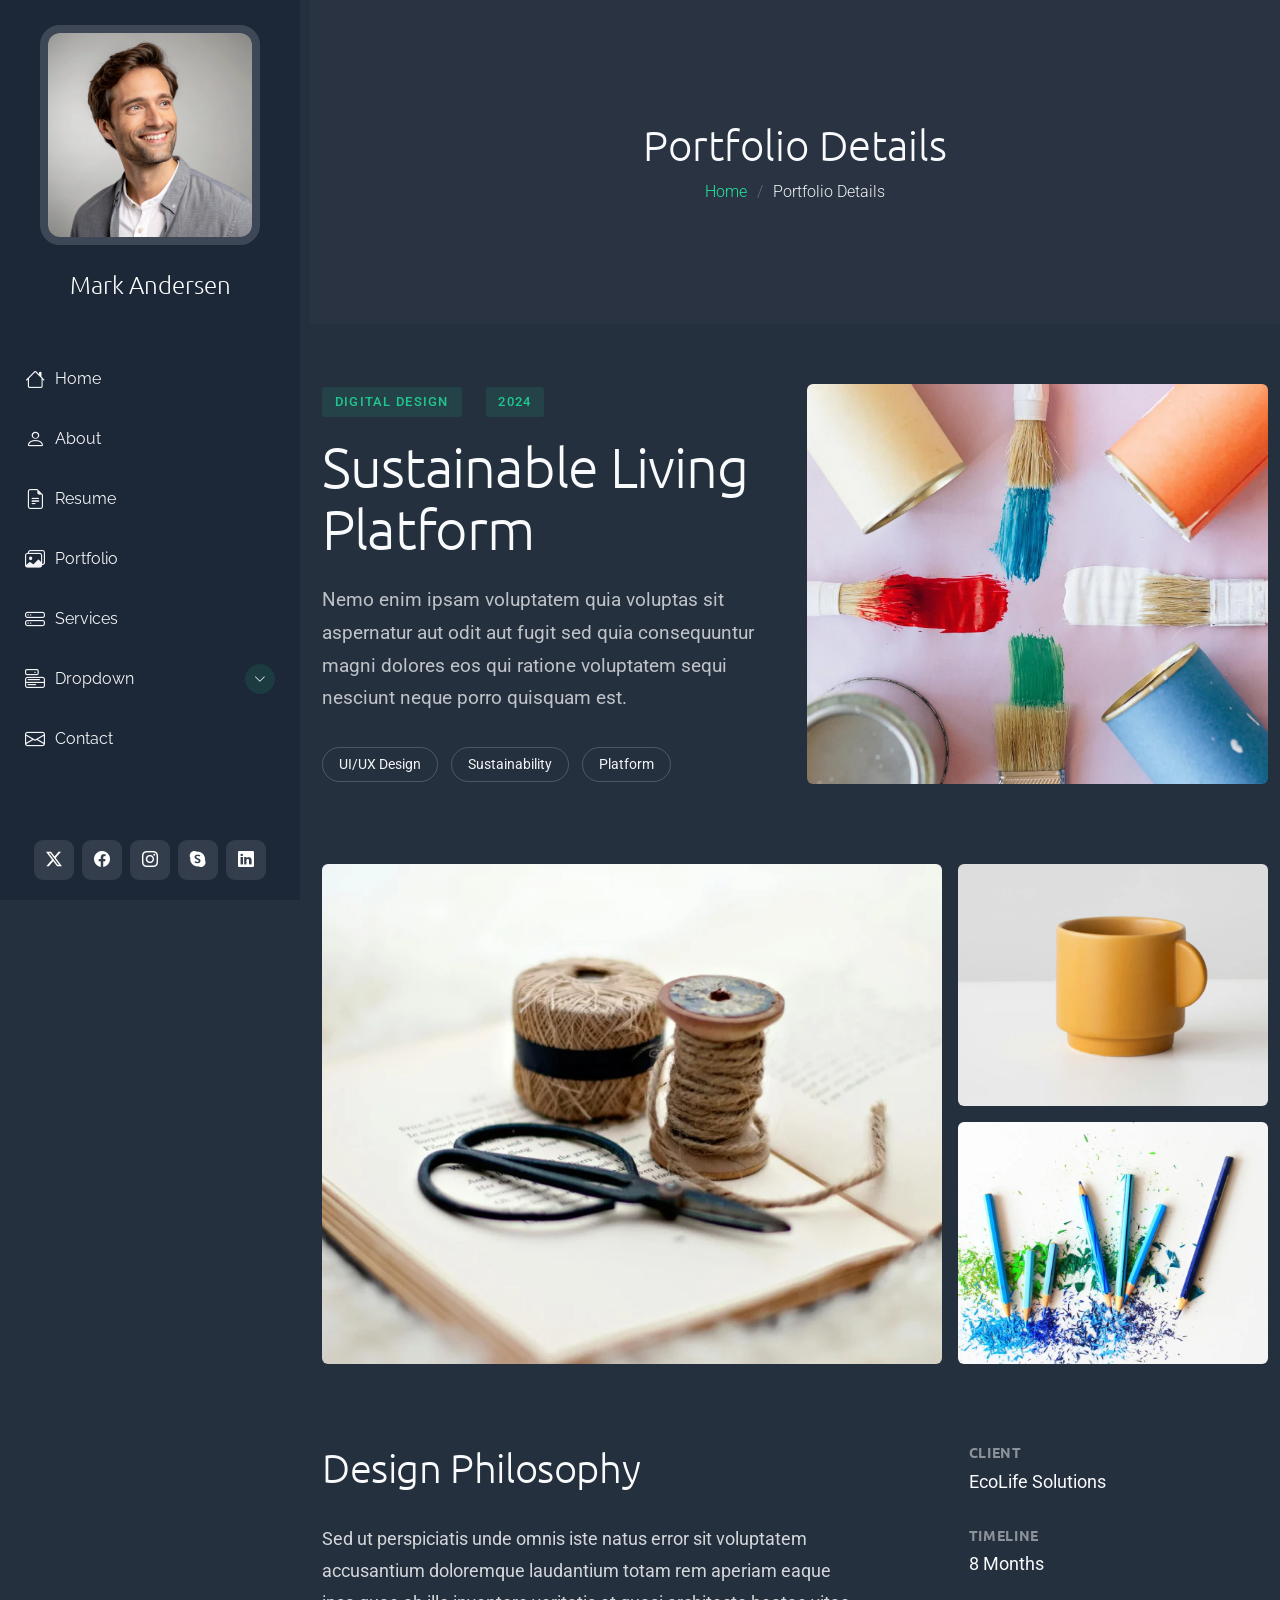
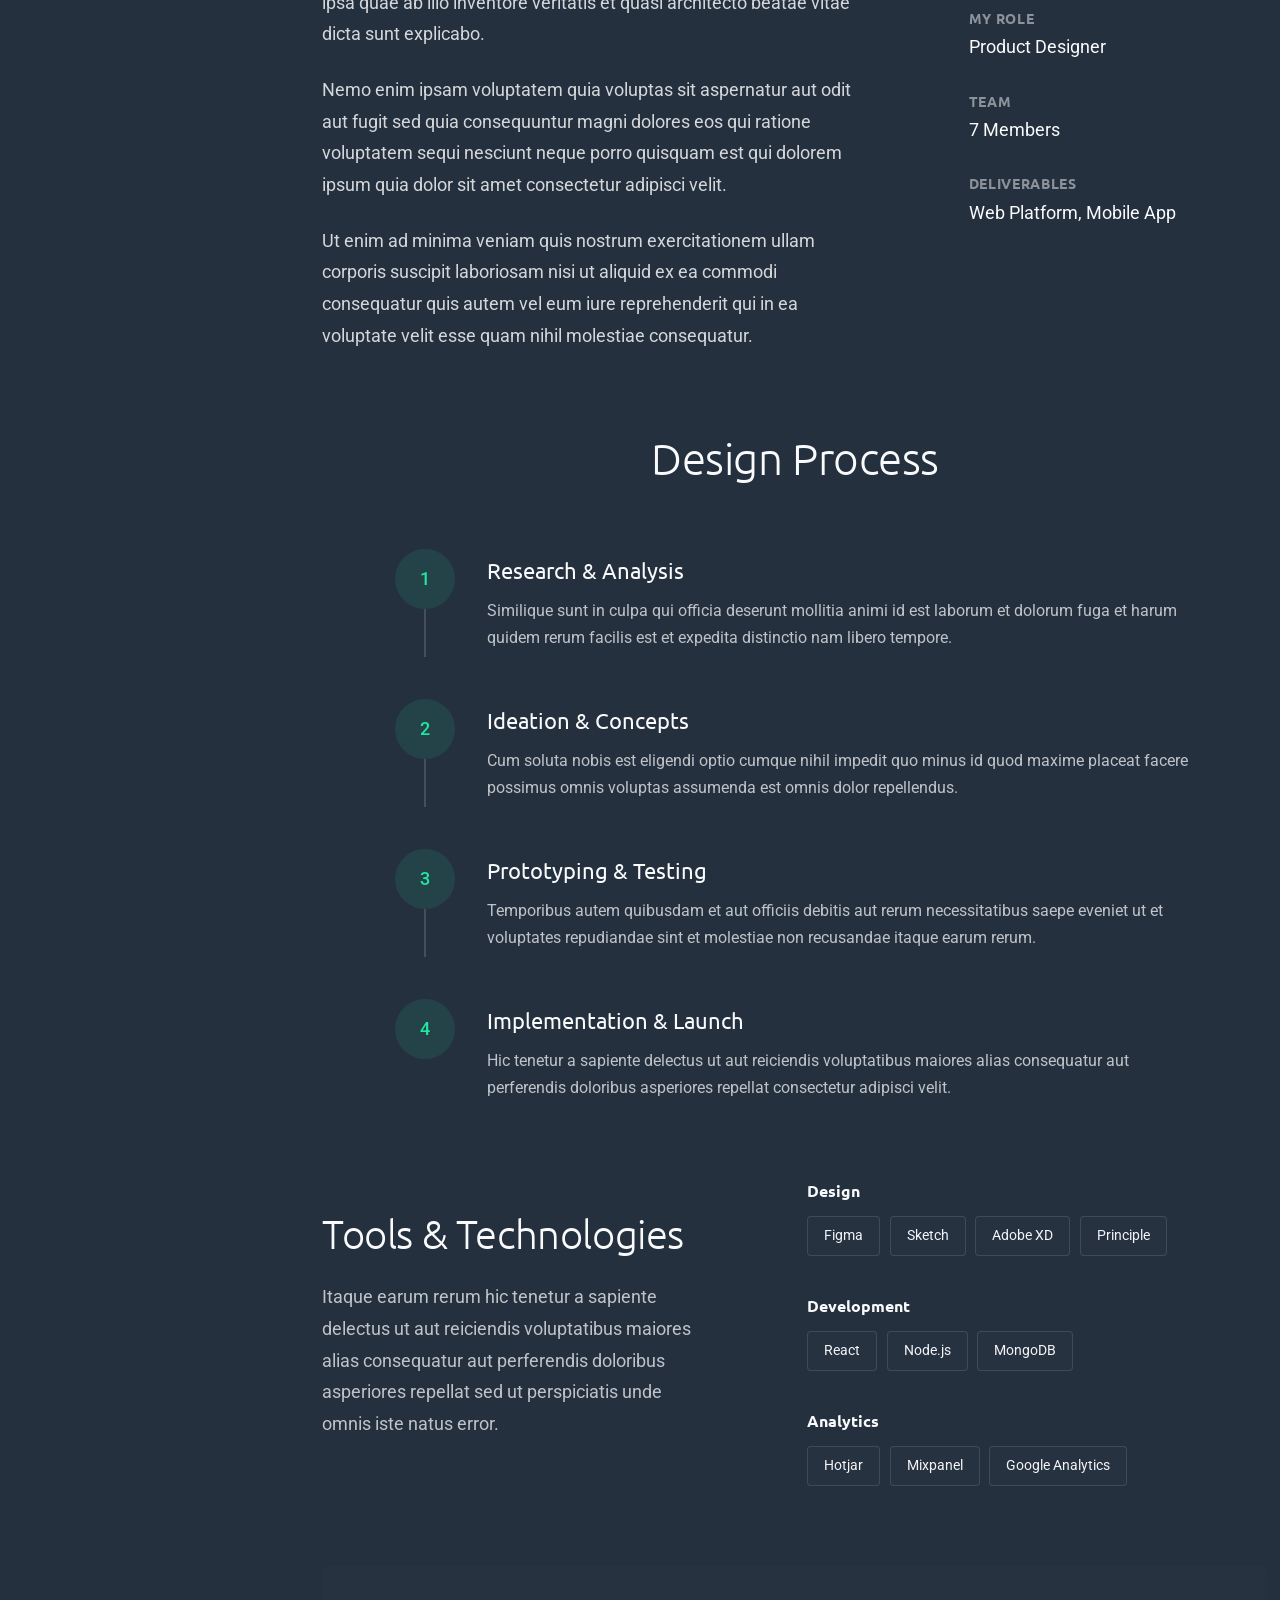
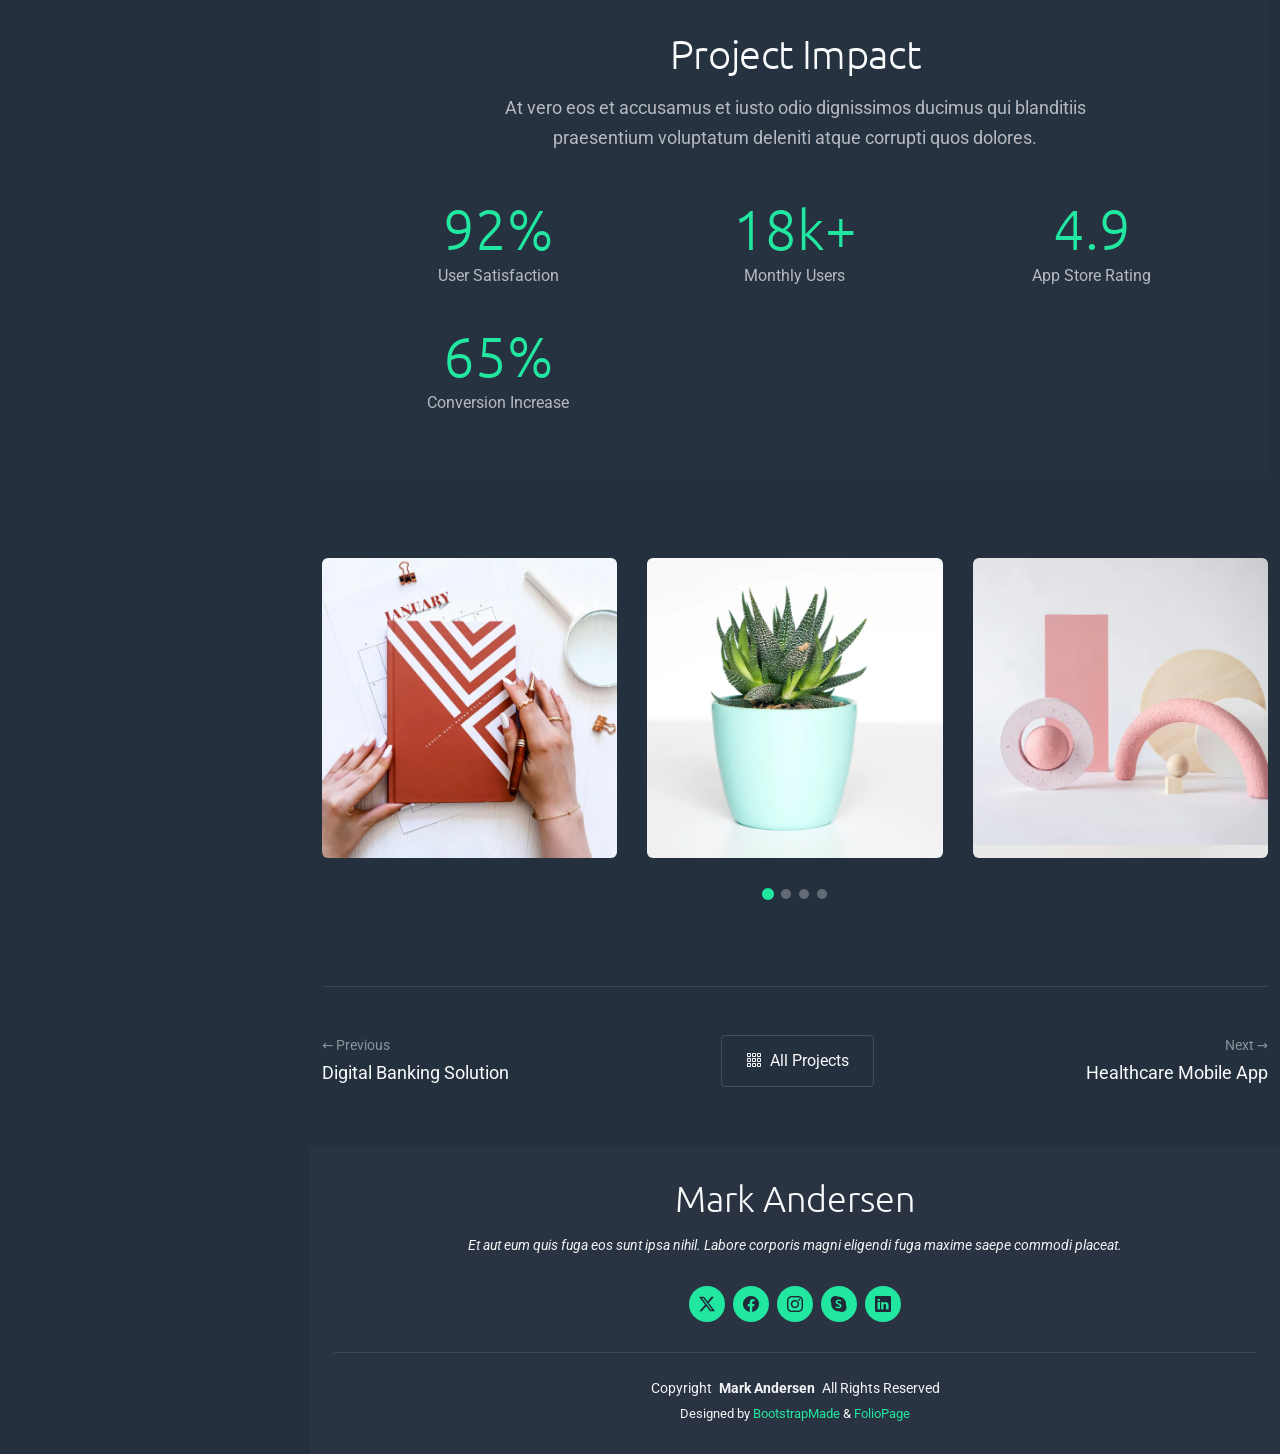
<file: portfolio-details.html>
<!DOCTYPE html>
<html lang="en">

<head>
  <meta charset="utf-8">
  <meta content="width=device-width, initial-scale=1.0" name="viewport">
  <title>Portfolio Details - MyPage Bootstrap Template</title>
  <meta name="description" content="">
  <meta name="keywords" content="">

  <!-- Favicons -->
  <link href="assets/img/favicon.png" rel="icon">
  <link href="assets/img/apple-touch-icon.png" rel="apple-touch-icon">

  <!-- Fonts -->
  <link href="https://fonts.googleapis.com" rel="preconnect">
  <link href="https://fonts.gstatic.com" rel="preconnect" crossorigin>
  <link href="https://fonts.googleapis.com/css2?family=Roboto:ital,wght@0,100;0,300;0,400;0,500;0,700;0,900;1,100;1,300;1,400;1,500;1,700;1,900&family=Raleway:ital,wght@0,100;0,200;0,300;0,400;0,500;0,600;0,700;0,800;0,900;1,100;1,200;1,300;1,400;1,500;1,600;1,700;1,800;1,900&family=Ubuntu:ital,wght@0,300;0,400;0,500;0,700;1,300;1,400;1,500;1,700&display=swap" rel="stylesheet">

  <!-- Vendor CSS Files -->
  <link href="assets/vendor/bootstrap/css/bootstrap.min.css" rel="stylesheet">
  <link href="assets/vendor/bootstrap-icons/bootstrap-icons.css" rel="stylesheet">
  <link href="assets/vendor/aos/aos.css" rel="stylesheet">
  <link href="assets/vendor/glightbox/css/glightbox.min.css" rel="stylesheet">
  <link href="assets/vendor/swiper/swiper-bundle.min.css" rel="stylesheet">

  <!-- Main CSS File -->
  <link href="assets/css/main.css" rel="stylesheet">

  <!-- =======================================================
  * Template Name: MyPage
  * Template URL: https://bootstrapmade.com/mypage-bootstrap-personal-template/
  * Updated: Nov 20 2026 with Bootstrap v5.3.9
  * Author: BootstrapMade.com
  * License: https://bootstrapmade.com/license/
  ======================================================== -->
</head>

<body class="portfolio-details-page">

  <header id="header" class="header dark-background d-flex flex-column justify-content-between">
    <i class="header-toggle d-xl-none bi bi-list"></i>

    <div class="header-top">
      <div class="profile-img">
        <img src="assets/img/profile/profile-square-14.webp" alt="" class="img-fluid">
      </div>

      <a href="index.html" class="logo d-flex align-items-center justify-content-center">
        <!-- Uncomment the line below if you also wish to use an image logo -->
        <!-- <img src="assets/img/logo.webp" alt=""> -->
        <h1 class="sitename">Mark Andersen</h1>
      </a>

    </div>

    <nav id="navmenu" class="navmenu">
      <ul>
        <li><a href="#hero"><i class="bi bi-house navicon"></i>Home</a></li>
        <li><a href="#about"><i class="bi bi-person navicon"></i> About</a></li>
        <li><a href="#resume"><i class="bi bi-file-earmark-text navicon"></i> Resume</a></li>
        <li><a href="#portfolio"><i class="bi bi-images navicon"></i> Portfolio</a></li>
        <li><a href="#services"><i class="bi bi-hdd-stack navicon"></i> Services</a></li>
        <li class="dropdown"><a href="#"><i class="bi bi-menu-button navicon"></i> <span>Dropdown</span> <i class="bi bi-chevron-down toggle-dropdown"></i></a>
          <ul>
            <li><a href="#">Dropdown 1</a></li>
            <li class="dropdown"><a href="#"><span>Deep Dropdown</span> <i class="bi bi-chevron-down toggle-dropdown"></i></a>
              <ul>
                <li><a href="#">Deep Dropdown 1</a></li>
                <li><a href="#">Deep Dropdown 2</a></li>
                <li><a href="#">Deep Dropdown 3</a></li>
                <li><a href="#">Deep Dropdown 4</a></li>
                <li><a href="#">Deep Dropdown 5</a></li>
              </ul>
            </li>
            <li><a href="#">Dropdown 2</a></li>
            <li><a href="#">Dropdown 3</a></li>
            <li><a href="#">Dropdown 4</a></li>
          </ul>
        </li>
        <li><a href="#contact"><i class="bi bi-envelope navicon"></i> Contact</a></li>
      </ul>
    </nav>

    <div class="social-links text-center">
      <a href="#" class="twitter"><i class="bi bi-twitter-x"></i></a>
      <a href="#" class="facebook"><i class="bi bi-facebook"></i></a>
      <a href="#" class="instagram"><i class="bi bi-instagram"></i></a>
      <a href="#" class="google-plus"><i class="bi bi-skype"></i></a>
      <a href="#" class="linkedin"><i class="bi bi-linkedin"></i></a>
    </div>
  </header>

  <main class="main">

    <!-- Page Title -->
    <div class="page-title light-background">
      <div class="container">
        <h1>Portfolio Details</h1>
        <nav class="breadcrumbs">
          <ol>
            <li><a href="index.html">Home</a></li>
            <li class="current">Portfolio Details</li>
          </ol>
        </nav>
      </div>
    </div><!-- End Page Title -->

    <!-- Portfolio Details Section -->
    <section id="portfolio-details" class="portfolio-details section">

      <div class="container" data-aos="fade-up" data-aos-delay="100">

        <div class="hero-section">
          <div class="row align-items-center">
            <div class="col-lg-6" data-aos="fade-right">
              <div class="project-header">
                <div class="project-meta">
                  <span class="category">Digital Design</span>
                  <span class="year">2024</span>
                </div>
                <h1 class="project-title">Sustainable Living Platform</h1>
                <p class="project-summary">Nemo enim ipsam voluptatem quia voluptas sit aspernatur aut odit aut fugit sed quia consequuntur magni dolores eos qui ratione voluptatem sequi nesciunt neque porro quisquam est.</p>
                <div class="project-tags">
                  <span class="tag">UI/UX Design</span>
                  <span class="tag">Sustainability</span>
                  <span class="tag">Platform</span>
                </div>
              </div>
            </div>
            <div class="col-lg-6" data-aos="fade-left" data-aos-delay="200">
              <div class="hero-image">
                <img src="assets/img/portfolio/portfolio-3.webp" alt="Project showcase" class="img-fluid" loading="lazy">
              </div>
            </div>
          </div>
        </div>

        <div class="visual-showcase" data-aos="fade-up" data-aos-delay="100">
          <div class="showcase-gallery">
            <div class="gallery-item large" data-aos="zoom-in" data-aos-delay="150">
              <img src="assets/img/portfolio/portfolio-7.webp" alt="Design showcase" class="img-fluid glightbox">
            </div>
            <div class="gallery-item" data-aos="fade-up" data-aos-delay="200">
              <img src="assets/img/portfolio/portfolio-5.webp" alt="Design showcase" class="img-fluid glightbox">
            </div>
            <div class="gallery-item" data-aos="fade-up" data-aos-delay="250">
              <img src="assets/img/portfolio/portfolio-8.webp" alt="Design showcase" class="img-fluid glightbox">
            </div>
          </div>
        </div>

        <div class="content-section">
          <div class="row">
            <div class="col-lg-7" data-aos="fade-up" data-aos-delay="100">
              <div class="main-content">
                <h2>Design Philosophy</h2>
                <p>Sed ut perspiciatis unde omnis iste natus error sit voluptatem accusantium doloremque laudantium totam rem aperiam eaque ipsa quae ab illo inventore veritatis et quasi architecto beatae vitae dicta sunt explicabo.</p>
                <p>Nemo enim ipsam voluptatem quia voluptas sit aspernatur aut odit aut fugit sed quia consequuntur magni dolores eos qui ratione voluptatem sequi nesciunt neque porro quisquam est qui dolorem ipsum quia dolor sit amet consectetur adipisci velit.</p>
                <p>Ut enim ad minima veniam quis nostrum exercitationem ullam corporis suscipit laboriosam nisi ut aliquid ex ea commodi consequatur quis autem vel eum iure reprehenderit qui in ea voluptate velit esse quam nihil molestiae consequatur.</p>
              </div>
            </div>
            <div class="col-lg-4 offset-lg-1" data-aos="fade-up" data-aos-delay="200">
              <div class="project-specs">
                <div class="spec-item">
                  <h5>Client</h5>
                  <p>EcoLife Solutions</p>
                </div>
                <div class="spec-item">
                  <h5>Timeline</h5>
                  <p>8 Months</p>
                </div>
                <div class="spec-item">
                  <h5>My Role</h5>
                  <p>Product Designer</p>
                </div>
                <div class="spec-item">
                  <h5>Team</h5>
                  <p>7 Members</p>
                </div>
                <div class="spec-item">
                  <h5>Deliverables</h5>
                  <p>Web Platform, Mobile App</p>
                </div>
              </div>
            </div>
          </div>
        </div>

        <div class="process-timeline" data-aos="fade-up" data-aos-delay="100">
          <div class="timeline-header">
            <h2>Design Process</h2>
          </div>
          <div class="timeline-steps">
            <div class="timeline-item" data-aos="fade-up" data-aos-delay="150">
              <div class="step-marker">
                <span class="step-number">1</span>
              </div>
              <div class="step-content">
                <h4>Research &amp; Analysis</h4>
                <p>Similique sunt in culpa qui officia deserunt mollitia animi id est laborum et dolorum fuga et harum quidem rerum facilis est et expedita distinctio nam libero tempore.</p>
              </div>
            </div>
            <div class="timeline-item" data-aos="fade-up" data-aos-delay="200">
              <div class="step-marker">
                <span class="step-number">2</span>
              </div>
              <div class="step-content">
                <h4>Ideation &amp; Concepts</h4>
                <p>Cum soluta nobis est eligendi optio cumque nihil impedit quo minus id quod maxime placeat facere possimus omnis voluptas assumenda est omnis dolor repellendus.</p>
              </div>
            </div>
            <div class="timeline-item" data-aos="fade-up" data-aos-delay="250">
              <div class="step-marker">
                <span class="step-number">3</span>
              </div>
              <div class="step-content">
                <h4>Prototyping &amp; Testing</h4>
                <p>Temporibus autem quibusdam et aut officiis debitis aut rerum necessitatibus saepe eveniet ut et voluptates repudiandae sint et molestiae non recusandae itaque earum rerum.</p>
              </div>
            </div>
            <div class="timeline-item" data-aos="fade-up" data-aos-delay="300">
              <div class="step-marker">
                <span class="step-number">4</span>
              </div>
              <div class="step-content">
                <h4>Implementation &amp; Launch</h4>
                <p>Hic tenetur a sapiente delectus ut aut reiciendis voluptatibus maiores alias consequatur aut perferendis doloribus asperiores repellat consectetur adipisci velit.</p>
              </div>
            </div>
          </div>
        </div>

        <div class="tools-section" data-aos="fade-up" data-aos-delay="100">
          <div class="row align-items-center">
            <div class="col-lg-5">
              <h2>Tools &amp; Technologies</h2>
              <p>Itaque earum rerum hic tenetur a sapiente delectus ut aut reiciendis voluptatibus maiores alias consequatur aut perferendis doloribus asperiores repellat sed ut perspiciatis unde omnis iste natus error.</p>
            </div>
            <div class="col-lg-6 offset-lg-1">
              <div class="tools-grid">
                <div class="tool-category" data-aos="fade-up" data-aos-delay="150">
                  <h5>Design</h5>
                  <div class="tool-list">
                    <span class="tool-item">Figma</span>
                    <span class="tool-item">Sketch</span>
                    <span class="tool-item">Adobe XD</span>
                    <span class="tool-item">Principle</span>
                  </div>
                </div>
                <div class="tool-category" data-aos="fade-up" data-aos-delay="200">
                  <h5>Development</h5>
                  <div class="tool-list">
                    <span class="tool-item">React</span>
                    <span class="tool-item">Node.js</span>
                    <span class="tool-item">MongoDB</span>
                  </div>
                </div>
                <div class="tool-category" data-aos="fade-up" data-aos-delay="250">
                  <h5>Analytics</h5>
                  <div class="tool-list">
                    <span class="tool-item">Hotjar</span>
                    <span class="tool-item">Mixpanel</span>
                    <span class="tool-item">Google Analytics</span>
                  </div>
                </div>
              </div>
            </div>
          </div>
        </div>

        <div class="impact-metrics" data-aos="fade-up" data-aos-delay="100">
          <div class="metrics-container">
            <div class="metrics-header">
              <h2>Project Impact</h2>
              <p>At vero eos et accusamus et iusto odio dignissimos ducimus qui blanditiis praesentium voluptatum deleniti atque corrupti quos dolores.</p>
            </div>
            <div class="metrics-grid">
              <div class="metric-card" data-aos="fade-up" data-aos-delay="150">
                <div class="metric-value">92%</div>
                <div class="metric-label">User Satisfaction</div>
              </div>
              <div class="metric-card" data-aos="fade-up" data-aos-delay="200">
                <div class="metric-value">18k+</div>
                <div class="metric-label">Monthly Users</div>
              </div>
              <div class="metric-card" data-aos="fade-up" data-aos-delay="250">
                <div class="metric-value">4.9</div>
                <div class="metric-label">App Store Rating</div>
              </div>
              <div class="metric-card" data-aos="fade-up" data-aos-delay="300">
                <div class="metric-value">65%</div>
                <div class="metric-label">Conversion Increase</div>
              </div>
            </div>
          </div>
        </div>

        <div class="additional-gallery" data-aos="fade-up" data-aos-delay="100">
          <div class="gallery-slider swiper init-swiper">
            <script type="application/json" class="swiper-config">
              {
                "loop": true,
                "speed": 600,
                "autoplay": {
                  "delay": 4000
                },
                "slidesPerView": 1,
                "spaceBetween": 30,
                "breakpoints": {
                  "768": {
                    "slidesPerView": 2
                  },
                  "1200": {
                    "slidesPerView": 3
                  }
                },
                "pagination": {
                  "el": ".swiper-pagination",
                  "type": "bullets",
                  "clickable": true
                }
              }
            </script>
            <div class="swiper-wrapper">
              <div class="swiper-slide">
                <img src="assets/img/portfolio/portfolio-12.webp" alt="Project detail" class="img-fluid glightbox" loading="lazy">
              </div>
              <div class="swiper-slide">
                <img src="assets/img/portfolio/portfolio-2.webp" alt="Project detail" class="img-fluid glightbox" loading="lazy">
              </div>
              <div class="swiper-slide">
                <img src="assets/img/portfolio/portfolio-6.webp" alt="Project detail" class="img-fluid glightbox" loading="lazy">
              </div>
              <div class="swiper-slide">
                <img src="assets/img/portfolio/portfolio-10.webp" alt="Project detail" class="img-fluid glightbox" loading="lazy">
              </div>
            </div>
            <div class="swiper-pagination"></div>
          </div>
        </div>

        <div class="project-nav" data-aos="fade-up" data-aos-delay="100">
          <div class="nav-wrapper">
            <a href="#" class="nav-link prev-project">
              <div class="nav-content">
                <span class="nav-direction">← Previous</span>
                <span class="nav-title">Digital Banking Solution</span>
              </div>
            </a>
            <a href="#" class="nav-link all-projects">
              <i class="bi bi-grid-3x3-gap"></i>
              <span>All Projects</span>
            </a>
            <a href="#" class="nav-link next-project">
              <div class="nav-content">
                <span class="nav-direction">Next →</span>
                <span class="nav-title">Healthcare Mobile App</span>
              </div>
            </a>
          </div>
        </div>

      </div>

    </section><!-- /Portfolio Details Section -->

  </main>

  <footer id="footer" class="footer light-background">
    <div class="container">
      <h3 class="sitename">Mark Andersen</h3>
      <p>Et aut eum quis fuga eos sunt ipsa nihil. Labore corporis magni eligendi fuga maxime saepe commodi placeat.</p>
      <div class="social-links d-flex justify-content-center">
        <a href=""><i class="bi bi-twitter-x"></i></a>
        <a href=""><i class="bi bi-facebook"></i></a>
        <a href=""><i class="bi bi-instagram"></i></a>
        <a href=""><i class="bi bi-skype"></i></a>
        <a href=""><i class="bi bi-linkedin"></i></a>
      </div>
      <div class="container">
        <div class="copyright">
          <span>Copyright</span> <strong class="px-1 sitename">Mark Andersen</strong> <span>All Rights Reserved</span>
        </div>
        <div class="credits">
          <!-- All the links in the footer should remain intact. -->
          <!-- You can delete the links only if you've purchased the pro version. -->
          <!-- Licensing information: https://bootstrapmade.com/license/ -->
          <!-- Purchase the pro version with working PHP/AJAX contact form: [buy-url] -->
          Designed by <a href="https://bootstrapmade.com/">BootstrapMade</a> & <a href="https://foliopage.com">FolioPage</a>
        </div>
      </div>
    </div>
  </footer>

  <!-- Scroll Top -->
  <a href="#" id="scroll-top" class="scroll-top d-flex align-items-center justify-content-center"><i class="bi bi-arrow-up-short"></i></a>

  <!-- Preloader -->
  <div id="preloader"></div>

  <!-- Vendor JS Files -->
  <script src="assets/vendor/bootstrap/js/bootstrap.bundle.min.js"></script>
  <script src="assets/vendor/php-email-form/validate.js"></script>
  <script src="assets/vendor/aos/aos.js"></script>
  <script src="assets/vendor/purecounter/purecounter_vanilla.js"></script>
  <script src="assets/vendor/typed.js/typed.umd.js"></script>
  <script src="assets/vendor/waypoints/noframework.waypoints.js"></script>
  <script src="assets/vendor/imagesloaded/imagesloaded.pkgd.min.js"></script>
  <script src="assets/vendor/isotope-layout/isotope.pkgd.min.js"></script>
  <script src="assets/vendor/glightbox/js/glightbox.min.js"></script>
  <script src="assets/vendor/swiper/swiper-bundle.min.js"></script>

  <!-- Main JS File -->
  <script src="assets/js/main.js"></script>

</body>

</html>
</file>
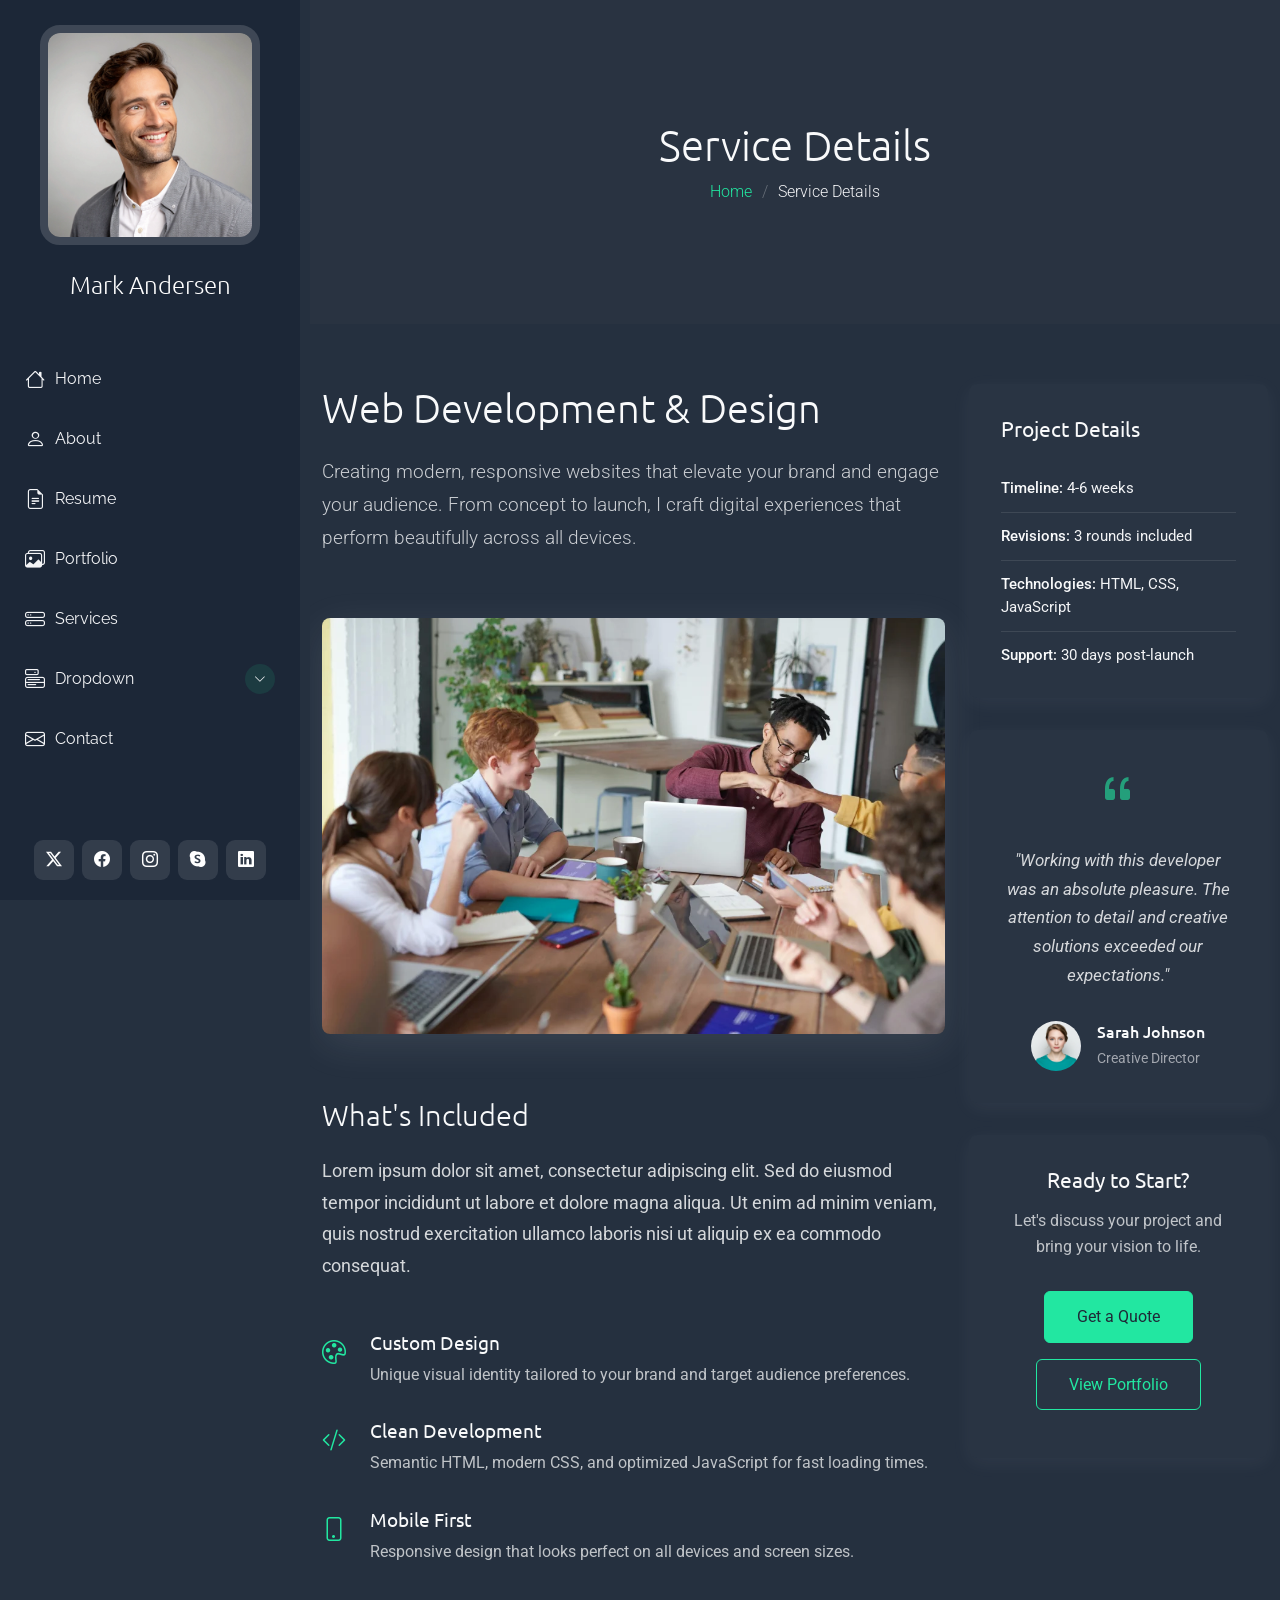
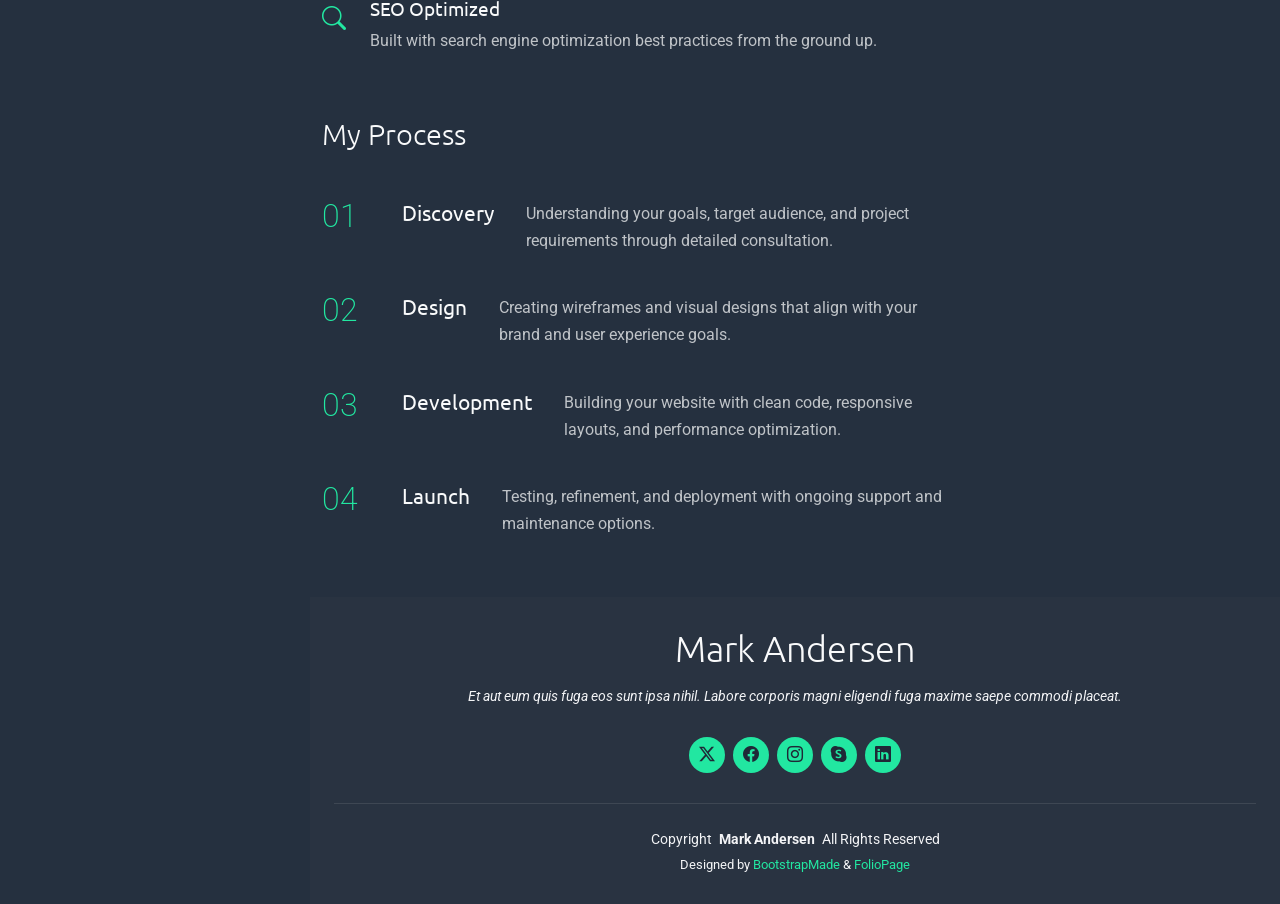
<file: service-details.html>
<!DOCTYPE html>
<html lang="en">

<head>
  <meta charset="utf-8">
  <meta content="width=device-width, initial-scale=1.0" name="viewport">
  <title>Service Details - MyPage Bootstrap Template</title>
  <meta name="description" content="">
  <meta name="keywords" content="">

  <!-- Favicons -->
  <link href="assets/img/favicon.png" rel="icon">
  <link href="assets/img/apple-touch-icon.png" rel="apple-touch-icon">

  <!-- Fonts -->
  <link href="https://fonts.googleapis.com" rel="preconnect">
  <link href="https://fonts.gstatic.com" rel="preconnect" crossorigin>
  <link href="https://fonts.googleapis.com/css2?family=Roboto:ital,wght@0,100;0,300;0,400;0,500;0,700;0,900;1,100;1,300;1,400;1,500;1,700;1,900&family=Raleway:ital,wght@0,100;0,200;0,300;0,400;0,500;0,600;0,700;0,800;0,900;1,100;1,200;1,300;1,400;1,500;1,600;1,700;1,800;1,900&family=Ubuntu:ital,wght@0,300;0,400;0,500;0,700;1,300;1,400;1,500;1,700&display=swap" rel="stylesheet">

  <!-- Vendor CSS Files -->
  <link href="assets/vendor/bootstrap/css/bootstrap.min.css" rel="stylesheet">
  <link href="assets/vendor/bootstrap-icons/bootstrap-icons.css" rel="stylesheet">
  <link href="assets/vendor/aos/aos.css" rel="stylesheet">
  <link href="assets/vendor/glightbox/css/glightbox.min.css" rel="stylesheet">
  <link href="assets/vendor/swiper/swiper-bundle.min.css" rel="stylesheet">

  <!-- Main CSS File -->
  <link href="assets/css/main.css" rel="stylesheet">

  <!-- =======================================================
  * Template Name: MyPage
  * Template URL: https://bootstrapmade.com/mypage-bootstrap-personal-template/
  * Updated: Nov 20 2026 with Bootstrap v5.3.9
  * Author: BootstrapMade.com
  * License: https://bootstrapmade.com/license/
  ======================================================== -->
</head>

<body class="service-details-page">

  <header id="header" class="header dark-background d-flex flex-column justify-content-between">
    <i class="header-toggle d-xl-none bi bi-list"></i>

    <div class="header-top">
      <div class="profile-img">
        <img src="assets/img/profile/profile-square-14.webp" alt="" class="img-fluid">
      </div>

      <a href="index.html" class="logo d-flex align-items-center justify-content-center">
        <!-- Uncomment the line below if you also wish to use an image logo -->
        <!-- <img src="assets/img/logo.webp" alt=""> -->
        <h1 class="sitename">Mark Andersen</h1>
      </a>

    </div>

    <nav id="navmenu" class="navmenu">
      <ul>
        <li><a href="#hero"><i class="bi bi-house navicon"></i>Home</a></li>
        <li><a href="#about"><i class="bi bi-person navicon"></i> About</a></li>
        <li><a href="#resume"><i class="bi bi-file-earmark-text navicon"></i> Resume</a></li>
        <li><a href="#portfolio"><i class="bi bi-images navicon"></i> Portfolio</a></li>
        <li><a href="#services"><i class="bi bi-hdd-stack navicon"></i> Services</a></li>
        <li class="dropdown"><a href="#"><i class="bi bi-menu-button navicon"></i> <span>Dropdown</span> <i class="bi bi-chevron-down toggle-dropdown"></i></a>
          <ul>
            <li><a href="#">Dropdown 1</a></li>
            <li class="dropdown"><a href="#"><span>Deep Dropdown</span> <i class="bi bi-chevron-down toggle-dropdown"></i></a>
              <ul>
                <li><a href="#">Deep Dropdown 1</a></li>
                <li><a href="#">Deep Dropdown 2</a></li>
                <li><a href="#">Deep Dropdown 3</a></li>
                <li><a href="#">Deep Dropdown 4</a></li>
                <li><a href="#">Deep Dropdown 5</a></li>
              </ul>
            </li>
            <li><a href="#">Dropdown 2</a></li>
            <li><a href="#">Dropdown 3</a></li>
            <li><a href="#">Dropdown 4</a></li>
          </ul>
        </li>
        <li><a href="#contact"><i class="bi bi-envelope navicon"></i> Contact</a></li>
      </ul>
    </nav>

    <div class="social-links text-center">
      <a href="#" class="twitter"><i class="bi bi-twitter-x"></i></a>
      <a href="#" class="facebook"><i class="bi bi-facebook"></i></a>
      <a href="#" class="instagram"><i class="bi bi-instagram"></i></a>
      <a href="#" class="google-plus"><i class="bi bi-skype"></i></a>
      <a href="#" class="linkedin"><i class="bi bi-linkedin"></i></a>
    </div>
  </header>

  <main class="main">

    <!-- Page Title -->
    <div class="page-title light-background">
      <div class="container">
        <h1>Service Details</h1>
        <nav class="breadcrumbs">
          <ol>
            <li><a href="index.html">Home</a></li>
            <li class="current">Service Details</li>
          </ol>
        </nav>
      </div>
    </div><!-- End Page Title -->

    <!-- Service Details Section -->
    <section id="service-details" class="service-details section">

      <div class="container" data-aos="fade-up" data-aos-delay="100">

        <div class="row gy-5">

          <div class="col-lg-8">

            <div class="service-content">

              <div class="service-hero" data-aos="fade-up" data-aos-delay="200">
                <h2>Web Development &amp; Design</h2>
                <p class="lead">Creating modern, responsive websites that elevate your brand and engage your audience. From concept to launch, I craft digital experiences that perform beautifully across all devices.</p>
              </div>

              <div class="service-image" data-aos="zoom-in" data-aos-delay="300">
                <img src="assets/img/services/services-3.webp" alt="Web Development" class="img-fluid">
              </div>

              <div class="service-description" data-aos="fade-up" data-aos-delay="400">
                <h3>What's Included</h3>
                <p>Lorem ipsum dolor sit amet, consectetur adipiscing elit. Sed do eiusmod tempor incididunt ut labore et dolore magna aliqua. Ut enim ad minim veniam, quis nostrud exercitation ullamco laboris nisi ut aliquip ex ea commodo consequat.</p>

                <div class="features-list">
                  <div class="feature-item">
                    <i class="bi bi-palette"></i>
                    <div>
                      <h4>Custom Design</h4>
                      <p>Unique visual identity tailored to your brand and target audience preferences.</p>
                    </div>
                  </div>
                  <div class="feature-item">
                    <i class="bi bi-code-slash"></i>
                    <div>
                      <h4>Clean Development</h4>
                      <p>Semantic HTML, modern CSS, and optimized JavaScript for fast loading times.</p>
                    </div>
                  </div>
                  <div class="feature-item">
                    <i class="bi bi-phone"></i>
                    <div>
                      <h4>Mobile First</h4>
                      <p>Responsive design that looks perfect on all devices and screen sizes.</p>
                    </div>
                  </div>
                  <div class="feature-item">
                    <i class="bi bi-search"></i>
                    <div>
                      <h4>SEO Optimized</h4>
                      <p>Built with search engine optimization best practices from the ground up.</p>
                    </div>
                  </div>
                </div>
              </div>

              <div class="process-section" data-aos="fade-up" data-aos-delay="500">
                <h3>My Process</h3>
                <div class="process-steps">
                  <div class="step">
                    <div class="step-number">01</div>
                    <h4>Discovery</h4>
                    <p>Understanding your goals, target audience, and project requirements through detailed consultation.</p>
                  </div>
                  <div class="step">
                    <div class="step-number">02</div>
                    <h4>Design</h4>
                    <p>Creating wireframes and visual designs that align with your brand and user experience goals.</p>
                  </div>
                  <div class="step">
                    <div class="step-number">03</div>
                    <h4>Development</h4>
                    <p>Building your website with clean code, responsive layouts, and performance optimization.</p>
                  </div>
                  <div class="step">
                    <div class="step-number">04</div>
                    <h4>Launch</h4>
                    <p>Testing, refinement, and deployment with ongoing support and maintenance options.</p>
                  </div>
                </div>
              </div>

            </div>

          </div>

          <div class="col-lg-4">

            <div class="service-sidebar">

              <div class="service-info" data-aos="fade-up" data-aos-delay="600">
                <h4>Project Details</h4>
                <ul class="info-list">
                  <li><strong>Timeline:</strong> 4-6 weeks</li>
                  <li><strong>Revisions:</strong> 3 rounds included</li>
                  <li><strong>Technologies:</strong> HTML, CSS, JavaScript</li>
                  <li><strong>Support:</strong> 30 days post-launch</li>
                </ul>
              </div>

              <div class="testimonial-block" data-aos="fade-up" data-aos-delay="700">
                <div class="quote-icon">
                  <i class="bi bi-quote"></i>
                </div>
                <blockquote>
                  "Working with this developer was an absolute pleasure. The attention to detail and creative solutions exceeded our expectations."
                </blockquote>
                <div class="testimonial-author">
                  <img src="assets/img/person/person-f-3.webp" alt="Client" class="author-image">
                  <div class="author-info">
                    <h5>Sarah Johnson</h5>
                    <span>Creative Director</span>
                  </div>
                </div>
              </div>

              <div class="cta-block" data-aos="fade-up" data-aos-delay="800">
                <h4>Ready to Start?</h4>
                <p>Let's discuss your project and bring your vision to life.</p>
                <a href="#" class="btn btn-primary">Get a Quote</a>
                <a href="#" class="btn btn-outline">View Portfolio</a>
              </div>

            </div>

          </div>

        </div>

      </div>

    </section><!-- /Service Details Section -->

  </main>

  <footer id="footer" class="footer light-background">
    <div class="container">
      <h3 class="sitename">Mark Andersen</h3>
      <p>Et aut eum quis fuga eos sunt ipsa nihil. Labore corporis magni eligendi fuga maxime saepe commodi placeat.</p>
      <div class="social-links d-flex justify-content-center">
        <a href=""><i class="bi bi-twitter-x"></i></a>
        <a href=""><i class="bi bi-facebook"></i></a>
        <a href=""><i class="bi bi-instagram"></i></a>
        <a href=""><i class="bi bi-skype"></i></a>
        <a href=""><i class="bi bi-linkedin"></i></a>
      </div>
      <div class="container">
        <div class="copyright">
          <span>Copyright</span> <strong class="px-1 sitename">Mark Andersen</strong> <span>All Rights Reserved</span>
        </div>
        <div class="credits">
          <!-- All the links in the footer should remain intact. -->
          <!-- You can delete the links only if you've purchased the pro version. -->
          <!-- Licensing information: https://bootstrapmade.com/license/ -->
          <!-- Purchase the pro version with working PHP/AJAX contact form: [buy-url] -->
          Designed by <a href="https://bootstrapmade.com/">BootstrapMade</a> & <a href="https://foliopage.com">FolioPage</a>
        </div>
      </div>
    </div>
  </footer>

  <!-- Scroll Top -->
  <a href="#" id="scroll-top" class="scroll-top d-flex align-items-center justify-content-center"><i class="bi bi-arrow-up-short"></i></a>

  <!-- Preloader -->
  <div id="preloader"></div>

  <!-- Vendor JS Files -->
  <script src="assets/vendor/bootstrap/js/bootstrap.bundle.min.js"></script>
  <script src="assets/vendor/php-email-form/validate.js"></script>
  <script src="assets/vendor/aos/aos.js"></script>
  <script src="assets/vendor/purecounter/purecounter_vanilla.js"></script>
  <script src="assets/vendor/typed.js/typed.umd.js"></script>
  <script src="assets/vendor/waypoints/noframework.waypoints.js"></script>
  <script src="assets/vendor/imagesloaded/imagesloaded.pkgd.min.js"></script>
  <script src="assets/vendor/isotope-layout/isotope.pkgd.min.js"></script>
  <script src="assets/vendor/glightbox/js/glightbox.min.js"></script>
  <script src="assets/vendor/swiper/swiper-bundle.min.js"></script>

  <!-- Main JS File -->
  <script src="assets/js/main.js"></script>

</body>

</html>
</file>
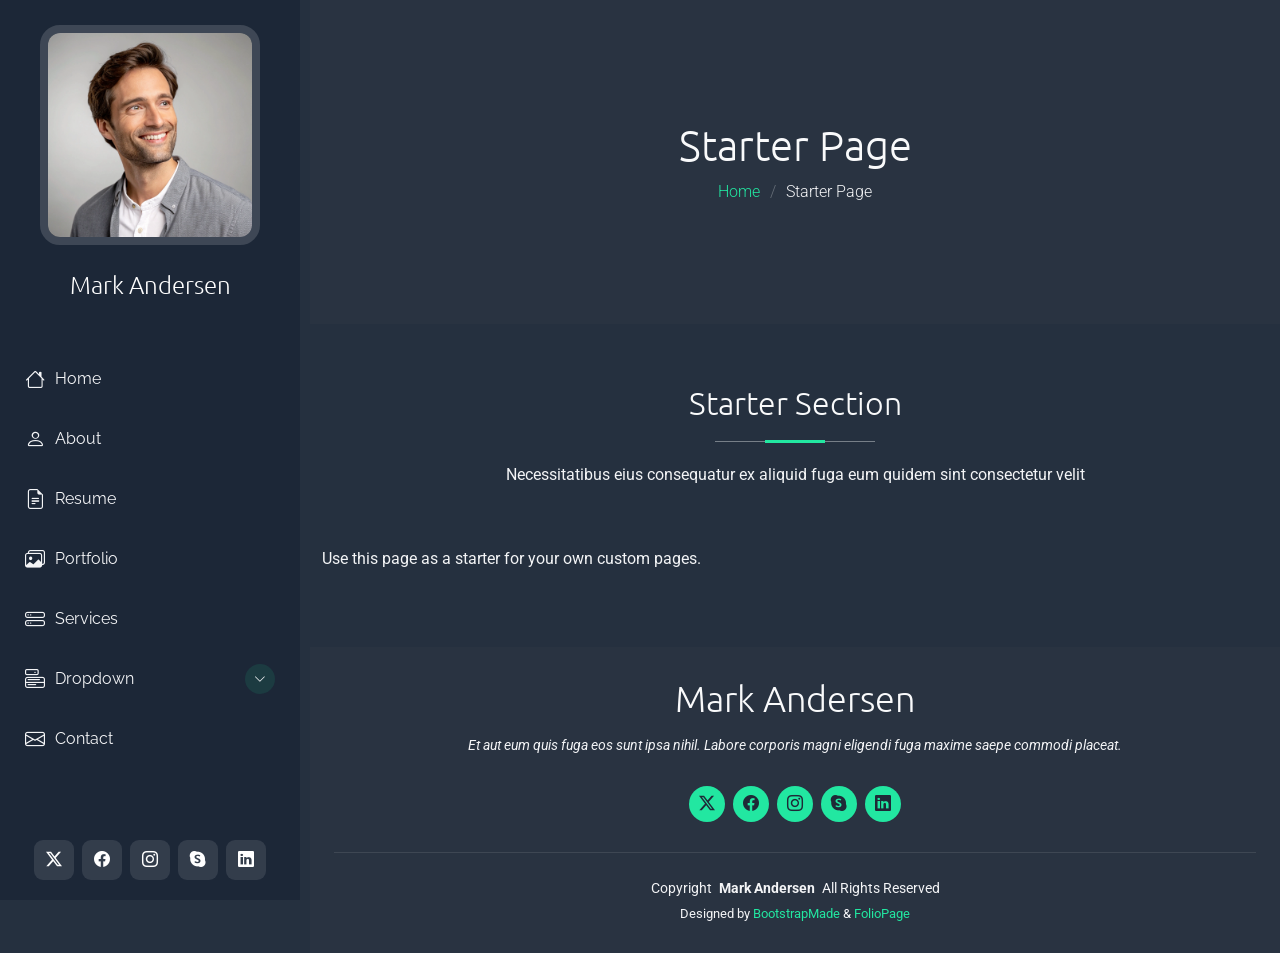
<file: starter-page.html>
<!DOCTYPE html>
<html lang="en">

<head>
  <meta charset="utf-8">
  <meta content="width=device-width, initial-scale=1.0" name="viewport">
  <title>Starter Page - MyPage Bootstrap Template</title>
  <meta name="description" content="">
  <meta name="keywords" content="">

  <!-- Favicons -->
  <link href="assets/img/favicon.png" rel="icon">
  <link href="assets/img/apple-touch-icon.png" rel="apple-touch-icon">

  <!-- Fonts -->
  <link href="https://fonts.googleapis.com" rel="preconnect">
  <link href="https://fonts.gstatic.com" rel="preconnect" crossorigin>
  <link href="https://fonts.googleapis.com/css2?family=Roboto:ital,wght@0,100;0,300;0,400;0,500;0,700;0,900;1,100;1,300;1,400;1,500;1,700;1,900&family=Raleway:ital,wght@0,100;0,200;0,300;0,400;0,500;0,600;0,700;0,800;0,900;1,100;1,200;1,300;1,400;1,500;1,600;1,700;1,800;1,900&family=Ubuntu:ital,wght@0,300;0,400;0,500;0,700;1,300;1,400;1,500;1,700&display=swap" rel="stylesheet">

  <!-- Vendor CSS Files -->
  <link href="assets/vendor/bootstrap/css/bootstrap.min.css" rel="stylesheet">
  <link href="assets/vendor/bootstrap-icons/bootstrap-icons.css" rel="stylesheet">
  <link href="assets/vendor/aos/aos.css" rel="stylesheet">
  <link href="assets/vendor/glightbox/css/glightbox.min.css" rel="stylesheet">
  <link href="assets/vendor/swiper/swiper-bundle.min.css" rel="stylesheet">

  <!-- Main CSS File -->
  <link href="assets/css/main.css" rel="stylesheet">

  <!-- =======================================================
  * Template Name: MyPage
  * Template URL: https://bootstrapmade.com/mypage-bootstrap-personal-template/
  * Updated: Nov 20 2026 with Bootstrap v5.3.9
  * Author: BootstrapMade.com
  * License: https://bootstrapmade.com/license/
  ======================================================== -->
</head>

<body class="starter-page-page">

  <header id="header" class="header dark-background d-flex flex-column justify-content-between">
    <i class="header-toggle d-xl-none bi bi-list"></i>

    <div class="header-top">
      <div class="profile-img">
        <img src="assets/img/profile/profile-square-14.webp" alt="" class="img-fluid">
      </div>

      <a href="index.html" class="logo d-flex align-items-center justify-content-center">
        <!-- Uncomment the line below if you also wish to use an image logo -->
        <!-- <img src="assets/img/logo.webp" alt=""> -->
        <h1 class="sitename">Mark Andersen</h1>
      </a>

    </div>

    <nav id="navmenu" class="navmenu">
      <ul>
        <li><a href="#hero"><i class="bi bi-house navicon"></i>Home</a></li>
        <li><a href="#about"><i class="bi bi-person navicon"></i> About</a></li>
        <li><a href="#resume"><i class="bi bi-file-earmark-text navicon"></i> Resume</a></li>
        <li><a href="#portfolio"><i class="bi bi-images navicon"></i> Portfolio</a></li>
        <li><a href="#services"><i class="bi bi-hdd-stack navicon"></i> Services</a></li>
        <li class="dropdown"><a href="#"><i class="bi bi-menu-button navicon"></i> <span>Dropdown</span> <i class="bi bi-chevron-down toggle-dropdown"></i></a>
          <ul>
            <li><a href="#">Dropdown 1</a></li>
            <li class="dropdown"><a href="#"><span>Deep Dropdown</span> <i class="bi bi-chevron-down toggle-dropdown"></i></a>
              <ul>
                <li><a href="#">Deep Dropdown 1</a></li>
                <li><a href="#">Deep Dropdown 2</a></li>
                <li><a href="#">Deep Dropdown 3</a></li>
                <li><a href="#">Deep Dropdown 4</a></li>
                <li><a href="#">Deep Dropdown 5</a></li>
              </ul>
            </li>
            <li><a href="#">Dropdown 2</a></li>
            <li><a href="#">Dropdown 3</a></li>
            <li><a href="#">Dropdown 4</a></li>
          </ul>
        </li>
        <li><a href="#contact"><i class="bi bi-envelope navicon"></i> Contact</a></li>
      </ul>
    </nav>

    <div class="social-links text-center">
      <a href="#" class="twitter"><i class="bi bi-twitter-x"></i></a>
      <a href="#" class="facebook"><i class="bi bi-facebook"></i></a>
      <a href="#" class="instagram"><i class="bi bi-instagram"></i></a>
      <a href="#" class="google-plus"><i class="bi bi-skype"></i></a>
      <a href="#" class="linkedin"><i class="bi bi-linkedin"></i></a>
    </div>
  </header>

  <main class="main">

    <!-- Page Title -->
    <div class="page-title light-background">
      <div class="container">
        <h1>Starter Page</h1>
        <nav class="breadcrumbs">
          <ol>
            <li><a href="index.html">Home</a></li>
            <li class="current">Starter Page</li>
          </ol>
        </nav>
      </div>
    </div><!-- End Page Title -->

    <!-- Starter Section Section -->
    <section id="starter-section" class="starter-section section">

      <!-- Section Title -->
      <div class="container section-title" data-aos="fade-up">
        <h2>Starter Section</h2>
        <p>Necessitatibus eius consequatur ex aliquid fuga eum quidem sint consectetur velit</p>
      </div><!-- End Section Title -->

      <div class="container" data-aos="fade-up">
        <p>Use this page as a starter for your own custom pages.</p>
      </div>

    </section><!-- /Starter Section Section -->

  </main>

  <footer id="footer" class="footer light-background">
    <div class="container">
      <h3 class="sitename">Mark Andersen</h3>
      <p>Et aut eum quis fuga eos sunt ipsa nihil. Labore corporis magni eligendi fuga maxime saepe commodi placeat.</p>
      <div class="social-links d-flex justify-content-center">
        <a href=""><i class="bi bi-twitter-x"></i></a>
        <a href=""><i class="bi bi-facebook"></i></a>
        <a href=""><i class="bi bi-instagram"></i></a>
        <a href=""><i class="bi bi-skype"></i></a>
        <a href=""><i class="bi bi-linkedin"></i></a>
      </div>
      <div class="container">
        <div class="copyright">
          <span>Copyright</span> <strong class="px-1 sitename">Mark Andersen</strong> <span>All Rights Reserved</span>
        </div>
        <div class="credits">
          <!-- All the links in the footer should remain intact. -->
          <!-- You can delete the links only if you've purchased the pro version. -->
          <!-- Licensing information: https://bootstrapmade.com/license/ -->
          <!-- Purchase the pro version with working PHP/AJAX contact form: [buy-url] -->
          Designed by <a href="https://bootstrapmade.com/">BootstrapMade</a> & <a href="https://foliopage.com">FolioPage</a>
        </div>
      </div>
    </div>
  </footer>

  <!-- Scroll Top -->
  <a href="#" id="scroll-top" class="scroll-top d-flex align-items-center justify-content-center"><i class="bi bi-arrow-up-short"></i></a>

  <!-- Preloader -->
  <div id="preloader"></div>

  <!-- Vendor JS Files -->
  <script src="assets/vendor/bootstrap/js/bootstrap.bundle.min.js"></script>
  <script src="assets/vendor/php-email-form/validate.js"></script>
  <script src="assets/vendor/aos/aos.js"></script>
  <script src="assets/vendor/purecounter/purecounter_vanilla.js"></script>
  <script src="assets/vendor/typed.js/typed.umd.js"></script>
  <script src="assets/vendor/waypoints/noframework.waypoints.js"></script>
  <script src="assets/vendor/imagesloaded/imagesloaded.pkgd.min.js"></script>
  <script src="assets/vendor/isotope-layout/isotope.pkgd.min.js"></script>
  <script src="assets/vendor/glightbox/js/glightbox.min.js"></script>
  <script src="assets/vendor/swiper/swiper-bundle.min.js"></script>

  <!-- Main JS File -->
  <script src="assets/js/main.js"></script>

</body>

</html>
</file>
<file: assets/css/main.css>
/**
* Template Name: MyPage
* Template URL: https://bootstrapmade.com/mypage-bootstrap-personal-template/
* Updated: Sep 20 2025 with Bootstrap v5.3.8
* Author: BootstrapMade.com
* License: https://bootstrapmade.com/license/
*/

/*--------------------------------------------------------------
# Font & Color Variables
# Help: https://bootstrapmade.com/color-system/
--------------------------------------------------------------*/
/* Fonts */
:root {
  --default-font: "Roboto",  system-ui, -apple-system, "Segoe UI", Roboto, "Helvetica Neue", Arial, "Noto Sans", "Liberation Sans", sans-serif, "Apple Color Emoji", "Segoe UI Emoji", "Segoe UI Symbol", "Noto Color Emoji";
  --heading-font: "Ubuntu",  sans-serif;
  --nav-font: "Raleway",  sans-serif;
}

/* Global Colors - The following color variables are used throughout the website. Updating them here will change the color scheme of the entire website */
:root { 
  --background-color: #25303f; /* Background color for the entire website, including individual sections */
  --default-color: #f3f4f6; /* Default color used for the majority of the text content across the entire website */
  --heading-color: #f9fafb; /* Color for headings, subheadings and title throughout the website */
  --accent-color: #22e7a1; /* Accent color that represents your brand on the website. It's used for buttons, links, and other elements that need to stand out */
  --surface-color: #293443; /* The surface color is used as a background of boxed elements within sections, such as cards, icon boxes, or other elements that require a visual separation from the global background. */
  --contrast-color: #1f2937; /* Contrast color for text, ensuring readability against backgrounds of accent, heading, or default colors. */
}

/* Nav Menu Colors - The following color variables are used specifically for the navigation menu. They are separate from the global colors to allow for more customization options */
:root {
  --nav-color: #f3f4f6;  /* The default color of the main navmenu links */
  --nav-hover-color: #22e7a1; /* Applied to main navmenu links when they are hovered over or active */
  --nav-mobile-background-color: #38485f; /* Used as the background color for mobile navigation menu */
  --nav-dropdown-background-color: #38485f; /* Used as the background color for dropdown items that appear when hovering over primary navigation items */
  --nav-dropdown-color: #f3f4f6; /* Used for navigation links of the dropdown items in the navigation menu. */
  --nav-dropdown-hover-color: #22e7a1; /* Similar to --nav-hover-color, this color is applied to dropdown navigation links when they are hovered over. */
}

/* Color Presets - These classes override global colors when applied to any section or element, providing reuse of the sam color scheme. */

.light-background {
  --background-color: #293341;
  --surface-color: #4b607f;
}

.dark-background {
  --background-color: #1c2737;
  --default-color: #ffffff;
  --heading-color: #ffffff;
  --surface-color: #151f2b;
  --contrast-color: #ffffff;
}

/* Smooth scroll */
:root {
  scroll-behavior: smooth;
}

/*--------------------------------------------------------------
# General Styling & Shared Classes
--------------------------------------------------------------*/
body {
  color: var(--default-color);
  background-color: var(--background-color);
  font-family: var(--default-font);
}

a {
  color: var(--accent-color);
  text-decoration: none;
  transition: 0.3s;
}

a:hover {
  color: color-mix(in srgb, var(--accent-color), transparent 25%);
  text-decoration: none;
}

h1,
h2,
h3,
h4,
h5,
h6 {
  color: var(--heading-color);
  font-family: var(--heading-font);
}

/* PHP Email Form Messages
------------------------------*/
.php-email-form .error-message {
  display: none;
  background: #df1529;
  color: #ffffff;
  text-align: left;
  padding: 15px;
  margin-bottom: 24px;
  font-weight: 600;
}

.php-email-form .sent-message {
  display: none;
  color: #ffffff;
  background: #059652;
  text-align: center;
  padding: 15px;
  margin-bottom: 24px;
  font-weight: 600;
}

.php-email-form .loading {
  display: none;
  background: var(--surface-color);
  text-align: center;
  padding: 15px;
  margin-bottom: 24px;
}

.php-email-form .loading:before {
  content: "";
  display: inline-block;
  border-radius: 50%;
  width: 24px;
  height: 24px;
  margin: 0 10px -6px 0;
  border: 3px solid var(--accent-color);
  border-top-color: var(--surface-color);
  animation: php-email-form-loading 1s linear infinite;
}

@keyframes php-email-form-loading {
  0% {
    transform: rotate(0deg);
  }

  100% {
    transform: rotate(360deg);
  }
}

/*--------------------------------------------------------------
# Global Header
--------------------------------------------------------------*/
.header {
  color: var(--default-color);
  background-color: var(--background-color);
  position: fixed;
  top: 0;
  left: 0;
  bottom: 0;
  padding: 0 15px;
  width: 300px;
  transition: all ease-in-out 0.3s;
  overflow-y: auto;
  z-index: 997;
}

.header .profile-img img {
  margin: 25px auto;
  display: block;
  border-radius: 20px;
  max-width: 220px;
  border: 8px solid color-mix(in srgb, var(--default-color), transparent 85%);
}

.header .logo {
  line-height: 1;
}

.header .logo img {
  max-height: 32px;
  margin-right: 8px;
}

.header .logo h1 {
  font-size: 24px;
  margin: 0;
  font-weight: 300;
  color: var(--heading-color);
}

.header .social-links {
  margin: 0 0 20px 0;
}

.header .social-links a {
  font-size: 16px;
  display: inline-flex;
  align-items: center;
  justify-content: center;
  background: color-mix(in srgb, var(--default-color), transparent 90%);
  color: var(--default-color);
  margin: 0 2px;
  border-radius: 9px;
  text-align: center;
  width: 40px;
  height: 40px;
  transition: 0.3s;
}

.header .social-links a:hover {
  color: var(--contrast-color);
  background: var(--accent-color);
}

@media (min-width: 1200px) {

  .header~main,
  .header~#footer {
    margin-left: 310px;
  }
}

@media (max-width: 1199px) {
  .header {
    left: -100%;
  }
}

.header.header-show {
  left: 0;
}

.header .header-toggle {
  color: var(--background-color);
  background-color: var(--accent-color);
  font-size: 22px;
  display: flex;
  align-items: center;
  justify-content: center;
  width: 40px;
  height: 40px;
  border-radius: 9px;
  cursor: pointer;
  position: fixed;
  top: 15px;
  right: 15px;
  z-index: 9999;
  transition: 0.3s;
}

.header .header-toggle:hover {
  background-color: color-mix(in srgb, var(--accent-color) 90%, black 15%);
}

/*--------------------------------------------------------------
# Navigation Menu
--------------------------------------------------------------*/
.mobile-nav-toggle {
  display: none;
}

.navmenu {
  padding: 0;
  z-index: 9997;
  flex: 1;
  display: flex;
  align-items: center;
}

.navmenu ul {
  list-style: none;
  padding: 0 0 20px 0;
  margin: 0;
  width: 100%;
}

.navmenu a,
.navmenu a:focus {
  color: var(--nav-color);
  padding: 15px 10px;
  font-family: var(--nav-font);
  font-size: 16px;
  font-weight: 400;
  display: flex;
  align-items: center;
  white-space: nowrap;
  transition: 0.3s;
  width: 100%;
}

.navmenu a .navicon,
.navmenu a:focus .navicon {
  font-size: 20px;
  margin-right: 10px;
}

.navmenu a .toggle-dropdown,
.navmenu a:focus .toggle-dropdown {
  font-size: 12px;
  line-height: 0;
  margin-left: auto;
  width: 30px;
  height: 30px;
  display: flex;
  align-items: center;
  justify-content: center;
  border-radius: 50%;
  transition: 0.3s;
  flex-shrink: 0;
  background-color: color-mix(in srgb, var(--accent-color), transparent 90%);
}

.navmenu a .toggle-dropdown:hover,
.navmenu a:focus .toggle-dropdown:hover {
  background-color: var(--accent-color);
  color: var(--contrast-color);
}

.navmenu a:hover,
.navmenu .active,
.navmenu .active:focus {
  color: var(--nav-hover-color);
}

.navmenu a:hover .navicon,
.navmenu .active .navicon,
.navmenu .active:focus .navicon {
  color: var(--accent-color);
}

.navmenu .active .toggle-dropdown,
.navmenu .active:focus .toggle-dropdown {
  background-color: var(--accent-color);
  color: var(--contrast-color);
  transform: rotate(180deg);
}

.navmenu .dropdown {
  display: block;
}

.navmenu .dropdown a,
.navmenu .dropdown a:focus {
  color: --nav-dropdown-color;
}

.navmenu .dropdown a:hover,
.navmenu .dropdown .active,
.navmenu .dropdown .active:focus {
  color: var(--nav-dropdown-hover-color);
}

.navmenu .dropdown ul {
  position: static;
  display: none;
  z-index: 99;
  padding: 5px 10px;
  margin: 5px 10px;
  background-color: var(--nav-dropdown-background-color);
  border: 1px solid color-mix(in srgb, var(--default-color), transparent 90%);
  box-shadow: none;
  transition: all 0.5s ease-in-out;
}

.navmenu .dropdown ul ul {
  background-color: rgba(33, 37, 41, 0.1);
}

.navmenu .dropdown>.dropdown-active {
  display: block;
  background-color: rgba(33, 37, 41, 0.03);
}

/*--------------------------------------------------------------
# Global Footer
--------------------------------------------------------------*/
.footer {
  color: var(--default-color);
  background-color: var(--background-color);
  font-size: 14px;
  text-align: center;
  padding: 30px 0;
  position: relative;
}

.footer h3 {
  font-size: 36px;
  font-weight: 300;
  position: relative;
  padding: 0;
  margin: 0 0 15px 0;
}

.footer p {
  font-size: 15;
  font-style: italic;
  padding: 0;
  margin: 0 0 30px 0;
}

.footer .social-links {
  margin: 0 0 30px 0;
}

.footer .social-links a {
  font-size: 16px;
  display: flex;
  align-items: center;
  justify-content: center;
  background: var(--accent-color);
  color: var(--contrast-color);
  line-height: 1;
  margin: 0 4px;
  border-radius: 50%;
  text-align: center;
  width: 36px;
  height: 36px;
  transition: 0.3s;
}

.footer .social-links a:hover {
  background: color-mix(in srgb, var(--accent-color), transparent 20%);
  text-decoration: none;
}

.footer .copyright {
  padding-top: 25px;
  border-top: 1px solid color-mix(in srgb, var(--default-color), transparent 90%);
}

.footer .credits {
  font-size: 13px;
  padding-top: 5px;
}

/*--------------------------------------------------------------
# Preloader
--------------------------------------------------------------*/
#preloader {
  position: fixed;
  inset: 0;
  z-index: 999999;
  overflow: hidden;
  background: var(--background-color);
  transition: all 0.6s ease-out;
}

#preloader:before {
  content: "";
  position: fixed;
  top: calc(50% - 30px);
  left: calc(50% - 30px);
  border: 6px solid #ffffff;
  border-color: var(--accent-color) transparent var(--accent-color) transparent;
  border-radius: 50%;
  width: 60px;
  height: 60px;
  animation: animate-preloader 1.5s linear infinite;
}

@keyframes animate-preloader {
  0% {
    transform: rotate(0deg);
  }

  100% {
    transform: rotate(360deg);
  }
}

/*--------------------------------------------------------------
# Scroll Top Button
--------------------------------------------------------------*/
.scroll-top {
  position: fixed;
  visibility: hidden;
  opacity: 0;
  right: 15px;
  bottom: -15px;
  z-index: 99999;
  background-color: var(--accent-color);
  width: 44px;
  height: 44px;
  border-radius: 50px;
  transition: all 0.4s;
}

.scroll-top i {
  font-size: 24px;
  color: var(--contrast-color);
  line-height: 0;
}

.scroll-top:hover {
  background-color: color-mix(in srgb, var(--accent-color), transparent 20%);
  color: var(--contrast-color);
}

.scroll-top.active {
  visibility: visible;
  opacity: 1;
  bottom: 15px;
}

/*--------------------------------------------------------------
# Disable aos animation delay on mobile devices
--------------------------------------------------------------*/
@media screen and (max-width: 768px) {
  [data-aos-delay] {
    transition-delay: 0 !important;
  }
}

/*--------------------------------------------------------------
# Global Page Titles & Breadcrumbs
--------------------------------------------------------------*/
.page-title {
  color: var(--default-color);
  background-color: var(--background-color);
  padding: 120px 0;
  text-align: center;
  position: relative;
}

.page-title h1 {
  font-size: 42px;
  font-weight: 300;
  margin-bottom: 10px;
}

.page-title .breadcrumbs ol {
  display: flex;
  flex-wrap: wrap;
  list-style: none;
  justify-content: center;
  padding: 0;
  margin: 0;
  font-size: 16px;
  font-weight: 300;
}

.page-title .breadcrumbs ol li+li {
  padding-left: 10px;
}

.page-title .breadcrumbs ol li+li::before {
  content: "/";
  display: inline-block;
  padding-right: 10px;
  color: color-mix(in srgb, var(--default-color), transparent 70%);
}

/*--------------------------------------------------------------
# Global Sections
--------------------------------------------------------------*/
section,
.section {
  color: var(--default-color);
  background-color: var(--background-color);
  padding: 60px 0;
  overflow: clip;
}

/*--------------------------------------------------------------
# Global Section Titles
--------------------------------------------------------------*/
.section-title {
  text-align: center;
  padding-bottom: 60px;
  position: relative;
}

.section-title h2 {
  font-size: 32px;
  font-weight: 300;
  margin-bottom: 20px;
  padding-bottom: 20px;
  position: relative;
}

.section-title h2:before {
  content: "";
  position: absolute;
  display: block;
  width: 160px;
  height: 1px;
  background: color-mix(in srgb, var(--default-color), transparent 60%);
  left: 0;
  right: 0;
  bottom: 1px;
  margin: auto;
}

.section-title h2::after {
  content: "";
  position: absolute;
  display: block;
  width: 60px;
  height: 3px;
  background: var(--accent-color);
  left: 0;
  right: 0;
  bottom: 0;
  margin: auto;
}

.section-title p {
  margin-bottom: 0;
}

/*--------------------------------------------------------------
# Hero Section
--------------------------------------------------------------*/
.hero {
  padding: 120px 0;
  min-height: 100vh;
  display: flex;
  align-items: center;
  position: relative;
  overflow: hidden;
}

.hero .container {
  position: relative;
  z-index: 2;
  padding: 80px 15px;
}

.hero .hero-content h1 {
  font-size: 3.5rem;
  font-weight: 300;
  line-height: 1.2;
  margin-bottom: 2rem;
  color: var(--heading-color);
}

.hero .hero-content h1 .accent-text {
  color: var(--accent-color);
  font-weight: 400;
  position: relative;
}

.hero .hero-content h1 .accent-text::after {
  content: "";
  position: absolute;
  bottom: -8px;
  left: 0;
  width: 100%;
  height: 2px;
  background: linear-gradient(90deg, var(--accent-color), color-mix(in srgb, var(--accent-color), transparent 50%));
}

@media (max-width: 992px) {
  .hero .hero-content h1 {
    font-size: 2.8rem;
  }
}

@media (max-width: 768px) {
  .hero .hero-content h1 {
    font-size: 2.2rem;
  }
}

.hero .hero-content .hero-description {
  font-size: 1.125rem;
  line-height: 1.8;
  color: color-mix(in srgb, var(--default-color), transparent 20%);
  margin-bottom: 3rem;
  max-width: 90%;
}

@media (max-width: 768px) {
  .hero .hero-content .hero-description {
    font-size: 1rem;
    max-width: 100%;
  }
}

.hero .hero-content .hero-actions {
  display: flex;
  gap: 1.5rem;
  margin-bottom: 4rem;
}

@media (max-width: 576px) {
  .hero .hero-content .hero-actions {
    flex-direction: column;
    gap: 1rem;
  }
}

.hero .hero-content .hero-actions .btn-primary {
  padding: 14px 32px;
  background: var(--accent-color);
  color: var(--contrast-color);
  border-radius: 6px;
  font-weight: 500;
  text-decoration: none;
  transition: all 0.3s ease;
  border: 2px solid var(--accent-color);
}

.hero .hero-content .hero-actions .btn-primary:hover {
  background: color-mix(in srgb, var(--accent-color), black 10%);
  border-color: color-mix(in srgb, var(--accent-color), black 10%);
  transform: translateY(-2px);
}

.hero .hero-content .hero-actions .btn-secondary {
  padding: 14px 32px;
  background: transparent;
  color: var(--heading-color);
  border-radius: 6px;
  font-weight: 500;
  text-decoration: none;
  transition: all 0.3s ease;
  border: 2px solid color-mix(in srgb, var(--default-color), transparent 80%);
}

.hero .hero-content .hero-actions .btn-secondary:hover {
  background: transparent;
  color: var(--accent-color);
  border-color: var(--accent-color);
  transform: translateY(-2px);
}

.hero .hero-content .hero-stats {
  display: flex;
  gap: 3rem;
}

@media (max-width: 768px) {
  .hero .hero-content .hero-stats {
    gap: 2rem;
  }
}

@media (max-width: 576px) {
  .hero .hero-content .hero-stats {
    flex-direction: column;
    gap: 1.5rem;
  }
}

.hero .hero-content .hero-stats .stat-item .stat-number {
  display: block;
  font-size: 2rem;
  font-weight: 600;
  color: var(--accent-color);
  line-height: 1;
}

.hero .hero-content .hero-stats .stat-item .stat-label {
  display: block;
  font-size: 0.875rem;
  color: color-mix(in srgb, var(--default-color), transparent 40%);
  margin-top: 0.5rem;
  font-weight: 400;
}

.hero .hero-image {
  position: relative;
}

.hero .hero-image .image-wrapper {
  position: relative;
  max-width: 500px;
  margin: 0 auto;
}

.hero .hero-image .image-wrapper .main-image {
  border-radius: 12px;
  box-shadow: 0 20px 60px color-mix(in srgb, var(--heading-color), transparent 85%);
  transition: transform 0.3s ease;
}

.hero .hero-image .image-wrapper .main-image:hover {
  transform: scale(1.02);
}

.hero .hero-image .image-wrapper .floating-card {
  position: absolute;
  background: var(--surface-color);
  padding: 1rem 1.5rem;
  border-radius: 8px;
  box-shadow: 0 10px 30px color-mix(in srgb, var(--heading-color), transparent 90%);
  display: flex;
  align-items: center;
  gap: 0.75rem;
  font-size: 0.875rem;
  font-weight: 500;
  color: var(--heading-color);
  transition: all 0.3s ease;
}

.hero .hero-image .image-wrapper .floating-card:hover {
  transform: translateY(-5px);
  box-shadow: 0 15px 40px color-mix(in srgb, var(--heading-color), transparent 85%);
}

.hero .hero-image .image-wrapper .floating-card i {
  font-size: 1.25rem;
  color: var(--accent-color);
}

.hero .hero-image .image-wrapper .floating-card.card-1 {
  top: 20%;
  left: -15%;
  z-index: 3;
}

@media (max-width: 992px) {
  .hero .hero-image .image-wrapper .floating-card.card-1 {
    left: -10%;
  }
}

@media (max-width: 768px) {
  .hero .hero-image .image-wrapper .floating-card.card-1 {
    left: 0;
    top: 10%;
  }
}

.hero .hero-image .image-wrapper .floating-card.card-2 {
  top: 60%;
  right: -15%;
  z-index: 3;
}

@media (max-width: 992px) {
  .hero .hero-image .image-wrapper .floating-card.card-2 {
    right: -10%;
  }
}

@media (max-width: 768px) {
  .hero .hero-image .image-wrapper .floating-card.card-2 {
    right: 0;
    top: 50%;
  }
}

.hero .hero-image .image-wrapper .floating-card.card-3 {
  bottom: 15%;
  left: -10%;
  z-index: 3;
}

@media (max-width: 992px) {
  .hero .hero-image .image-wrapper .floating-card.card-3 {
    left: -5%;
  }
}

@media (max-width: 768px) {
  .hero .hero-image .image-wrapper .floating-card.card-3 {
    left: 0;
    bottom: 5%;
  }
}

@media (max-width: 992px) {
  .hero .hero-content {
    text-align: center;
    margin-top: 2rem;
  }
}

/*--------------------------------------------------------------
# About Section
--------------------------------------------------------------*/
.about {
  padding-top: 120px;
  padding-bottom: 120px;
}

.about .intro-header {
  margin-bottom: 80px;
}

.about .intro-header h1 {
  font-size: 3.5rem;
  font-weight: 300;
  letter-spacing: -0.02em;
  margin-bottom: 1rem;
  color: var(--heading-color);
}

.about .intro-header .subtitle {
  font-size: 1.25rem;
  font-weight: 400;
  color: color-mix(in srgb, var(--default-color), transparent 30%);
  margin: 0;
}

.about .main-content-wrapper {
  margin-bottom: 100px;
}

.about .profile-section .profile-image-container {
  margin-bottom: 2rem;
}

.about .profile-section .profile-image-container img {
  width: 100%;
  max-width: 300px;
  aspect-ratio: 1;
  object-fit: cover;
  border-radius: 12px;
  filter: grayscale(20%);
  transition: filter 0.3s ease;
}

.about .profile-section .profile-image-container img:hover {
  filter: grayscale(0%);
}

.about .profile-section .profile-meta .location {
  display: flex;
  align-items: center;
  margin-bottom: 1rem;
  color: color-mix(in srgb, var(--default-color), transparent 20%);
}

.about .profile-section .profile-meta .location i {
  margin-right: 0.5rem;
  color: var(--accent-color);
}

.about .profile-section .profile-meta .status {
  display: flex;
  align-items: center;
  font-size: 0.9rem;
  color: color-mix(in srgb, var(--default-color), transparent 20%);
}

.about .profile-section .profile-meta .status .status-indicator {
  width: 8px;
  height: 8px;
  background-color: #10b981;
  border-radius: 50%;
  margin-right: 0.5rem;
  animation: pulse 2s infinite;
}

.about .content-area {
  padding-left: 2rem;
}

.about .content-area .story-block {
  margin-bottom: 3rem;
}

.about .content-area .story-block .lead-text {
  font-size: 1.3rem;
  line-height: 1.7;
  font-weight: 300;
  margin-bottom: 1.5rem;
  color: var(--default-color);
}

.about .content-area .story-block p {
  font-size: 1.1rem;
  line-height: 1.8;
  color: color-mix(in srgb, var(--default-color), transparent 15%);
  margin: 0;
}

.about .expertise-grid {
  margin-bottom: 3rem;
}

.about .expertise-grid .expertise-item {
  display: flex;
  align-items: flex-start;
  margin-bottom: 2rem;
}

.about .expertise-grid .expertise-item .expertise-icon {
  flex-shrink: 0;
  width: 48px;
  height: 48px;
  background-color: color-mix(in srgb, var(--accent-color), transparent 90%);
  border-radius: 8px;
  display: flex;
  align-items: center;
  justify-content: center;
  margin-right: 1.5rem;
}

.about .expertise-grid .expertise-item .expertise-icon i {
  font-size: 1.5rem;
  color: var(--accent-color);
}

.about .expertise-grid .expertise-item .expertise-content h4 {
  font-size: 1.1rem;
  font-weight: 500;
  margin-bottom: 0.5rem;
  color: var(--heading-color);
}

.about .expertise-grid .expertise-item .expertise-content p {
  font-size: 0.95rem;
  line-height: 1.6;
  color: color-mix(in srgb, var(--default-color), transparent 30%);
  margin: 0;
}

.about .philosophy-quote {
  position: relative;
  padding: 2rem 0;
}

.about .philosophy-quote .quote-mark {
  position: absolute;
  top: -10px;
  left: -20px;
  font-size: 5rem;
  font-weight: 300;
  color: color-mix(in srgb, var(--accent-color), transparent 80%);
  line-height: 1;
}

.about .philosophy-quote p {
  font-size: 1.2rem;
  line-height: 1.7;
  font-style: italic;
  font-weight: 300;
  color: var(--default-color);
  margin: 0;
  position: relative;
  z-index: 1;
}

.about .bottom-section {
  padding-top: 60px;
  border-top: 1px solid color-mix(in srgb, var(--default-color), transparent 85%);
}

.about .bottom-section .collaboration-text h3 {
  font-size: 2rem;
  font-weight: 300;
  margin-bottom: 1rem;
  color: var(--heading-color);
}

.about .bottom-section .collaboration-text p {
  font-size: 1.1rem;
  line-height: 1.7;
  color: color-mix(in srgb, var(--default-color), transparent 20%);
  margin: 0;
}

.about .bottom-section .action-buttons {
  display: flex;
  gap: 1rem;
  justify-content: flex-end;
}

.about .bottom-section .action-buttons .btn-custom {
  display: inline-flex;
  align-items: center;
  padding: 0.875rem 2rem;
  border-radius: 6px;
  font-weight: 400;
  text-decoration: none;
  transition: all 0.3s ease;
  font-size: 1rem;
}

.about .bottom-section .action-buttons .btn-custom.primary {
  background-color: var(--accent-color);
  color: var(--contrast-color);
}

.about .bottom-section .action-buttons .btn-custom.primary:hover {
  background-color: color-mix(in srgb, var(--accent-color), transparent 15%);
  transform: translateY(-1px);
}

.about .bottom-section .action-buttons .btn-custom.secondary {
  border: 1px solid color-mix(in srgb, var(--default-color), transparent 70%);
  color: var(--default-color);
}

.about .bottom-section .action-buttons .btn-custom.secondary:hover {
  border-color: var(--accent-color);
  color: var(--accent-color);
  transform: translateY(-1px);
}

@keyframes pulse {

  0%,
  100% {
    opacity: 1;
  }

  50% {
    opacity: 0.5;
  }
}

@media (max-width: 992px) {
  .about {
    padding: 80px 0;
  }

  .about .intro-header {
    margin-bottom: 60px;
  }

  .about .intro-header h1 {
    font-size: 2.8rem;
  }

  .about .main-content-wrapper {
    margin-bottom: 60px;
  }

  .about .content-area {
    padding-left: 0;
    margin-top: 2rem;
  }

  .about .bottom-section .action-buttons {
    justify-content: flex-start;
    margin-top: 1.5rem;
  }
}

@media (max-width: 768px) {
  .about .intro-header h1 {
    font-size: 2.2rem;
  }

  .about .intro-header .subtitle {
    font-size: 1.1rem;
  }

  .about .philosophy-quote .quote-mark {
    font-size: 3.5rem;
    left: -10px;
  }

  .about .philosophy-quote p {
    font-size: 1.1rem;
  }

  .about .bottom-section .collaboration-text h3 {
    font-size: 1.6rem;
  }

  .about .bottom-section .action-buttons {
    flex-direction: column;
  }

  .about .bottom-section .action-buttons .btn-custom {
    text-align: center;
    justify-content: center;
  }
}

/*--------------------------------------------------------------
# Stats Section
--------------------------------------------------------------*/
.stats {
  padding: 120px 0;
}

.stats .stats-grid {
  display: grid;
  grid-template-columns: repeat(3, 1fr);
  gap: 80px;
  margin-bottom: 120px;
  text-align: center;
}

.stats .stat-item .stat-number {
  font-family: var(--heading-font);
  font-size: 72px;
  font-weight: 300;
  color: var(--heading-color);
  line-height: 1;
  margin-bottom: 20px;
  letter-spacing: -2px;
}

.stats .stat-item .stat-number span {
  display: inline-block;
}

.stats .stat-item .stat-label {
  font-size: 16px;
  color: var(--default-color);
  opacity: 0.7;
  margin: 0;
  line-height: 1.6;
  font-weight: 400;
}

.stats .achievements-row {
  display: grid;
  grid-template-columns: repeat(3, 1fr);
  gap: 60px;
}

.stats .achievement {
  display: flex;
  align-items: flex-start;
  gap: 20px;
  padding: 40px 0;
  border-top: 1px solid color-mix(in srgb, var(--default-color), transparent 90%);
}

.stats .achievement .achievement-icon {
  flex-shrink: 0;
  width: 50px;
  height: 50px;
  display: flex;
  align-items: center;
  justify-content: center;
  background: color-mix(in srgb, var(--accent-color), transparent 95%);
  border-radius: 8px;
  margin-top: 5px;
}

.stats .achievement .achievement-icon i {
  font-size: 24px;
  color: var(--accent-color);
}

.stats .achievement .achievement-content h4 {
  font-family: var(--heading-font);
  font-size: 20px;
  font-weight: 400;
  color: var(--heading-color);
  margin-bottom: 8px;
  line-height: 1.3;
}

.stats .achievement .achievement-content p {
  font-size: 15px;
  color: var(--default-color);
  opacity: 0.7;
  margin: 0;
  line-height: 1.6;
}

@media (max-width: 992px) {
  .stats {
    padding: 80px 0;
  }

  .stats .stats-grid {
    gap: 60px;
    margin-bottom: 80px;
  }

  .stats .stat-item .stat-number {
    font-size: 56px;
  }

  .stats .achievements-row {
    gap: 40px;
  }

  .stats .achievement {
    padding: 30px 0;
  }
}

@media (max-width: 768px) {
  .stats {
    padding: 60px 0;
  }

  .stats .stats-grid {
    grid-template-columns: 1fr;
    gap: 50px;
    margin-bottom: 60px;
  }

  .stats .stat-item .stat-number {
    font-size: 48px;
  }

  .stats .stat-item .stat-label {
    font-size: 15px;
  }

  .stats .achievements-row {
    grid-template-columns: 1fr;
    gap: 30px;
  }

  .stats .achievement {
    padding: 25px 0;
    gap: 16px;
  }

  .stats .achievement .achievement-icon {
    width: 45px;
    height: 45px;
  }

  .stats .achievement .achievement-icon i {
    font-size: 20px;
  }

  .stats .achievement .achievement-content h4 {
    font-size: 18px;
  }

  .stats .achievement .achievement-content p {
    font-size: 14px;
  }
}

@media (max-width: 576px) {
  .stats .stat-item .stat-number {
    font-size: 40px;
  }

  .stats .achievement .achievement-icon {
    width: 40px;
    height: 40px;
  }

  .stats .achievement .achievement-icon i {
    font-size: 18px;
  }
}

/*--------------------------------------------------------------
# Skills Section
--------------------------------------------------------------*/
.skills {
  --section-spacing: 80px;
  --category-spacing: 60px;
  --skill-spacing: 24px;
  --progress-height: 2px;
  --border-light: color-mix(in srgb, var(--default-color), transparent 92%);
  --text-light: color-mix(in srgb, var(--default-color), transparent 35%);
  --surface-soft: color-mix(in srgb, var(--surface-color), var(--accent-color) 1%);
}

.skills .intro-content {
  margin-bottom: var(--section-spacing);
}

.skills .intro-content .lead-text {
  font-size: 22px;
  line-height: 1.8;
  color: var(--text-light);
  font-weight: 300;
  margin: 0;
  font-family: var(--heading-font);
}

.skills .skills-container {
  padding-right: 40px;
}

.skills .skills-container .skill-category {
  margin-bottom: var(--category-spacing);
}

.skills .skills-container .skill-category:last-child {
  margin-bottom: 0;
}

.skills .skills-container .skill-category .category-header {
  margin-bottom: 32px;
  padding-bottom: 20px;
  border-bottom: 1px solid var(--border-light);
}

.skills .skills-container .skill-category .category-header .category-title {
  font-size: 24px;
  font-weight: 300;
  color: var(--heading-color);
  margin-bottom: 8px;
  font-family: var(--heading-font);
}

.skills .skills-container .skill-category .category-header .category-subtitle {
  font-size: 16px;
  color: var(--text-light);
  margin: 0;
  font-weight: 300;
}

.skills .skills-container .skill-category .skills-list .skill-row {
  margin-bottom: var(--skill-spacing);
}

.skills .skills-container .skill-category .skills-list .skill-row:last-child {
  margin-bottom: 0;
}

.skills .skills-container .skill-category .skills-list .skill-row .skill-info {
  display: flex;
  justify-content: space-between;
  align-items: center;
  margin-bottom: 12px;
}

.skills .skills-container .skill-category .skills-list .skill-row .skill-info .skill-name {
  font-size: 18px;
  color: var(--default-color);
  font-weight: 300;
}

.skills .skills-container .skill-category .skills-list .skill-row .skill-info .skill-percentage {
  font-size: 14px;
  color: var(--accent-color);
  font-weight: 500;
  font-family: var(--default-font);
}

.skills .skills-container .skill-category .skills-list .skill-row .progress {
  height: var(--progress-height);
  background: var(--border-light);
  border-radius: 1px;
  overflow: hidden;
}

.skills .skills-container .skill-category .skills-list .skill-row .progress .progress-bar {
  width: 0%;
  height: 100%;
  background: var(--accent-color);
  border-radius: 1px;
  transition: width 1.5s cubic-bezier(0.4, 0, 0.2, 1);
}

.skills .skills-sidebar {
  padding-left: 40px;
}

.skills .skills-sidebar .expertise-highlight {
  background: var(--surface-soft);
  padding: 40px 32px;
  border-radius: 8px;
  text-align: center;
  margin-bottom: 40px;
  border: 1px solid var(--border-light);
}

.skills .skills-sidebar .expertise-highlight .highlight-icon {
  margin-bottom: 24px;
}

.skills .skills-sidebar .expertise-highlight .highlight-icon i {
  font-size: 48px;
  color: var(--accent-color);
}

.skills .skills-sidebar .expertise-highlight .highlight-title {
  font-size: 20px;
  font-weight: 300;
  color: var(--heading-color);
  margin-bottom: 20px;
  font-family: var(--heading-font);
}

.skills .skills-sidebar .expertise-highlight .experience-number {
  display: flex;
  align-items: baseline;
  justify-content: center;
  gap: 8px;
  margin-bottom: 20px;
}

.skills .skills-sidebar .expertise-highlight .experience-number .purecounter {
  font-size: 56px;
  font-weight: 200;
  color: var(--accent-color);
  line-height: 1;
  font-family: var(--heading-font);
}

.skills .skills-sidebar .expertise-highlight .experience-number .experience-label {
  font-size: 18px;
  color: var(--text-light);
  font-weight: 300;
}

.skills .skills-sidebar .expertise-highlight .highlight-description {
  font-size: 16px;
  line-height: 1.7;
  color: var(--text-light);
  margin: 0;
}

.skills .skills-sidebar .technologies-section {
  margin-bottom: 40px;
}

.skills .skills-sidebar .technologies-section .tech-title {
  font-size: 18px;
  font-weight: 400;
  color: var(--heading-color);
  margin-bottom: 24px;
  font-family: var(--heading-font);
}

.skills .skills-sidebar .technologies-section .tech-stack {
  display: grid;
  grid-template-columns: 1fr 1fr;
  gap: 16px;
}

.skills .skills-sidebar .technologies-section .tech-stack .tech-item {
  display: flex;
  align-items: center;
  gap: 12px;
  padding: 16px;
  background: var(--surface-color);
  border: 1px solid var(--border-light);
  border-radius: 6px;
  transition: all 0.3s ease;
}

.skills .skills-sidebar .technologies-section .tech-stack .tech-item:hover {
  border-color: color-mix(in srgb, var(--accent-color), transparent 60%);
  background: color-mix(in srgb, var(--surface-color), var(--accent-color) 2%);
}

.skills .skills-sidebar .technologies-section .tech-stack .tech-item i {
  font-size: 20px;
  color: var(--accent-color);
}

.skills .skills-sidebar .technologies-section .tech-stack .tech-item span {
  font-size: 14px;
  color: var(--default-color);
  font-weight: 400;
}

.skills .skills-sidebar .achievements-section .achievements-title {
  font-size: 18px;
  font-weight: 400;
  color: var(--heading-color);
  margin-bottom: 24px;
  font-family: var(--heading-font);
}

.skills .skills-sidebar .achievements-section .achievement-list .achievement-item {
  display: flex;
  align-items: flex-start;
  gap: 16px;
  padding: 16px 0;
  border-bottom: 1px solid var(--border-light);
}

.skills .skills-sidebar .achievements-section .achievement-list .achievement-item:last-child {
  border-bottom: none;
  padding-bottom: 0;
}

.skills .skills-sidebar .achievements-section .achievement-list .achievement-item .achievement-date {
  font-size: 12px;
  color: var(--accent-color);
  font-weight: 500;
  text-transform: uppercase;
  letter-spacing: 0.5px;
  min-width: 40px;
  margin-top: 2px;
}

.skills .skills-sidebar .achievements-section .achievement-list .achievement-item .achievement-text {
  font-size: 15px;
  color: var(--default-color);
  line-height: 1.5;
  font-weight: 300;
}

@media (max-width: 992px) {
  .skills .skills-container {
    padding-right: 0;
    margin-bottom: 60px;
  }

  .skills .skills-sidebar {
    padding-left: 0;
  }

  .skills .skills-sidebar .expertise-highlight {
    margin-bottom: 32px;
  }

  .skills .skills-sidebar .technologies-section {
    margin-bottom: 32px;
  }

  .skills .skills-sidebar .technologies-section .tech-stack {
    grid-template-columns: 1fr;
  }
}

@media (max-width: 768px) {
  .skills {
    --section-spacing: 60px;
    --category-spacing: 40px;
  }

  .skills .intro-content .lead-text {
    font-size: 20px;
  }

  .skills .skills-container .skill-category .category-header .category-title {
    font-size: 22px;
  }

  .skills .skills-container .skill-category .skills-list .skill-row .skill-info .skill-name {
    font-size: 16px;
  }

  .skills .skills-sidebar .expertise-highlight {
    padding: 32px 24px;
  }

  .skills .skills-sidebar .expertise-highlight .experience-number .purecounter {
    font-size: 48px;
  }

  .skills .skills-sidebar .technologies-section .tech-stack .tech-item {
    padding: 12px;
  }

  .skills .skills-sidebar .technologies-section .tech-stack .tech-item span {
    font-size: 13px;
  }
}

/*--------------------------------------------------------------
# Resume Section
--------------------------------------------------------------*/
.resume .section-intro {
  margin-bottom: 3rem;
}

.resume .section-intro .icon-wrapper {
  width: 60px;
  height: 60px;
  background: color-mix(in srgb, var(--accent-color), transparent 90%);
  border-radius: 50%;
  display: flex;
  align-items: center;
  justify-content: center;
  margin-bottom: 1.5rem;
}

.resume .section-intro .icon-wrapper i {
  font-size: 1.5rem;
  color: var(--accent-color);
}

.resume .section-intro h2 {
  font-size: 2rem;
  font-weight: 300;
  color: var(--heading-color);
  margin-bottom: 1rem;
  letter-spacing: -0.02em;
}

.resume .section-intro p {
  font-size: 1.1rem;
  line-height: 1.7;
  color: color-mix(in srgb, var(--default-color), transparent 40%);
  margin: 0;
}

.resume .professional-journey .experience-timeline {
  position: relative;
  padding-left: 2rem;
}

.resume .professional-journey .experience-timeline::before {
  content: "";
  position: absolute;
  left: 0;
  top: 0;
  bottom: 0;
  width: 1px;
  background: color-mix(in srgb, var(--accent-color), transparent 80%);
}

.resume .professional-journey .experience-timeline .timeline-item {
  position: relative;
  margin-bottom: 3rem;
}

.resume .professional-journey .experience-timeline .timeline-item:last-child {
  margin-bottom: 0;
}

.resume .professional-journey .experience-timeline .timeline-item .timeline-dot {
  position: absolute;
  left: -2.3rem;
  top: 0.5rem;
  width: 12px;
  height: 12px;
  background: var(--accent-color);
  border-radius: 50%;
  border: 3px solid var(--background-color);
  box-shadow: 0 0 0 3px color-mix(in srgb, var(--accent-color), transparent 80%);
}

.resume .professional-journey .experience-timeline .timeline-item .timeline-content .position-meta {
  margin-bottom: 0.5rem;
}

.resume .professional-journey .experience-timeline .timeline-item .timeline-content .position-meta .timeline-year {
  font-size: 0.9rem;
  color: var(--accent-color);
  font-weight: 500;
  letter-spacing: 0.05em;
  text-transform: uppercase;
}

.resume .professional-journey .experience-timeline .timeline-item .timeline-content h3 {
  font-size: 1.3rem;
  font-weight: 400;
  color: var(--heading-color);
  margin-bottom: 0.25rem;
  letter-spacing: -0.01em;
}

.resume .professional-journey .experience-timeline .timeline-item .timeline-content h4 {
  font-size: 1rem;
  color: color-mix(in srgb, var(--default-color), transparent 30%);
  font-weight: 500;
  margin-bottom: 1rem;
}

.resume .professional-journey .experience-timeline .timeline-item .timeline-content p {
  font-size: 1rem;
  line-height: 1.6;
  color: color-mix(in srgb, var(--default-color), transparent 30%);
  margin-bottom: 1.5rem;
}

.resume .professional-journey .experience-timeline .timeline-item .timeline-content .key-achievements {
  display: flex;
  flex-wrap: wrap;
  gap: 0.5rem;
}

.resume .professional-journey .experience-timeline .timeline-item .timeline-content .key-achievements .achievement-tag {
  background: var(--surface-color);
  color: color-mix(in srgb, var(--default-color), transparent 20%);
  padding: 0.4rem 0.8rem;
  border-radius: 20px;
  font-size: 0.85rem;
  font-weight: 500;
  border: 1px solid color-mix(in srgb, var(--default-color), transparent 90%);
}

.resume .education-skills .education-grid .education-card {
  background: var(--surface-color);
  border-radius: 12px;
  padding: 2rem;
  margin-bottom: 1.5rem;
  transition: all 0.3s ease;
  border: 1px solid color-mix(in srgb, var(--default-color), transparent 95%);
}

.resume .education-skills .education-grid .education-card.primary {
  border-color: color-mix(in srgb, var(--accent-color), transparent 80%);
  position: relative;
}

.resume .education-skills .education-grid .education-card.primary::before {
  content: "";
  position: absolute;
  top: 0;
  left: 0;
  right: 0;
  height: 3px;
  background: linear-gradient(90deg, var(--accent-color), color-mix(in srgb, var(--accent-color), transparent 50%));
  border-radius: 12px 12px 0 0;
}

.resume .education-skills .education-grid .education-card:hover {
  transform: translateY(-2px);
  box-shadow: 0 10px 40px color-mix(in srgb, var(--default-color), transparent 90%);
}

.resume .education-skills .education-grid .education-card .education-header {
  display: flex;
  align-items: flex-start;
  gap: 1rem;
  margin-bottom: 1.5rem;
}

.resume .education-skills .education-grid .education-card .education-header .degree-icon {
  width: 40px;
  height: 40px;
  background: color-mix(in srgb, var(--accent-color), transparent 90%);
  border-radius: 8px;
  display: flex;
  align-items: center;
  justify-content: center;
  flex-shrink: 0;
}

.resume .education-skills .education-grid .education-card .education-header .degree-icon i {
  font-size: 1.1rem;
  color: var(--accent-color);
}

.resume .education-skills .education-grid .education-card .education-header .degree-info {
  flex: 1;
}

.resume .education-skills .education-grid .education-card .education-header .degree-info h3 {
  font-size: 1.2rem;
  font-weight: 400;
  color: var(--heading-color);
  margin-bottom: 0.25rem;
  letter-spacing: -0.01em;
}

.resume .education-skills .education-grid .education-card .education-header .degree-info .institution {
  font-size: 1rem;
  color: color-mix(in srgb, var(--default-color), transparent 30%);
  margin-bottom: 0.5rem;
  font-weight: 500;
}

.resume .education-skills .education-grid .education-card .education-header .degree-info .graduation-year {
  font-size: 0.9rem;
  color: var(--accent-color);
  font-weight: 500;
  letter-spacing: 0.02em;
}

.resume .education-skills .education-grid .education-card .education-details p {
  font-size: 0.95rem;
  line-height: 1.6;
  color: color-mix(in srgb, var(--default-color), transparent 35%);
  margin-bottom: 1rem;
}

.resume .education-skills .education-grid .education-card .education-details .honors .honor-badge {
  background: color-mix(in srgb, var(--accent-color), transparent 90%);
  color: var(--accent-color);
  padding: 0.3rem 0.8rem;
  border-radius: 15px;
  font-size: 0.8rem;
  font-weight: 600;
  letter-spacing: 0.02em;
}

.resume .education-skills .education-grid .certification-section {
  margin-top: 2rem;
}

.resume .education-skills .education-grid .certification-section h4 {
  font-size: 1.1rem;
  font-weight: 400;
  color: var(--heading-color);
  margin-bottom: 1.5rem;
  letter-spacing: -0.01em;
}

.resume .education-skills .education-grid .certification-section .certifications .cert-item {
  display: flex;
  align-items: center;
  gap: 0.8rem;
  padding: 1rem 0;
  border-bottom: 1px solid color-mix(in srgb, var(--default-color), transparent 95%);
}

.resume .education-skills .education-grid .certification-section .certifications .cert-item:last-child {
  border-bottom: none;
}

.resume .education-skills .education-grid .certification-section .certifications .cert-item i {
  color: var(--accent-color);
  font-size: 1.1rem;
  flex-shrink: 0;
}

.resume .education-skills .education-grid .certification-section .certifications .cert-item .cert-details {
  display: flex;
  flex-direction: column;
  gap: 0.2rem;
}

.resume .education-skills .education-grid .certification-section .certifications .cert-item .cert-details .cert-name {
  font-size: 0.95rem;
  font-weight: 500;
  color: var(--heading-color);
}

.resume .education-skills .education-grid .certification-section .certifications .cert-item .cert-details .cert-provider {
  font-size: 0.85rem;
  color: color-mix(in srgb, var(--default-color), transparent 40%);
}

@media (max-width: 992px) {
  .resume .row {
    gap: 3rem 0;
  }

  .resume .section-intro {
    margin-bottom: 2rem;
  }

  .resume .section-intro h2 {
    font-size: 1.8rem;
  }

  .resume .section-intro p {
    font-size: 1rem;
  }

  .resume .professional-journey {
    margin-bottom: 2rem;
  }
}

@media (max-width: 768px) {
  .resume .section-intro .icon-wrapper {
    width: 50px;
    height: 50px;
  }

  .resume .section-intro .icon-wrapper i {
    font-size: 1.3rem;
  }

  .resume .section-intro h2 {
    font-size: 1.6rem;
  }

  .resume .professional-journey .experience-timeline {
    padding-left: 1.5rem;
  }

  .resume .professional-journey .experience-timeline .timeline-item .timeline-dot {
    left: -1.8rem;
  }

  .resume .education-skills .education-grid .education-card {
    padding: 1.5rem;
  }

  .resume .education-skills .education-grid .education-card .education-header .degree-icon {
    width: 35px;
    height: 35px;
  }

  .resume .education-skills .education-grid .education-card .education-header .degree-icon i {
    font-size: 1rem;
  }
}

@media (max-width: 576px) {
  .resume .section-intro .icon-wrapper {
    width: 45px;
    height: 45px;
    margin-bottom: 1rem;
  }

  .resume .section-intro .icon-wrapper i {
    font-size: 1.2rem;
  }

  .resume .section-intro h2 {
    font-size: 1.4rem;
  }

  .resume .professional-journey .experience-timeline .timeline-item .timeline-content .key-achievements .achievement-tag {
    font-size: 0.8rem;
    padding: 0.3rem 0.6rem;
  }

  .resume .education-skills .education-grid .education-card {
    padding: 1.2rem;
  }

  .resume .education-skills .education-grid .education-card .education-header {
    flex-direction: column;
    text-align: center;
    gap: 0.8rem;
  }

  .resume .education-skills .education-grid .certification-section .certifications .cert-item {
    padding: 0.8rem 0;
  }
}

/*--------------------------------------------------------------
# Portfolio Section
--------------------------------------------------------------*/
.portfolio .filters-wrapper {
  margin-bottom: 40px;
  text-align: center;
}

.portfolio .portfolio-filters {
  padding: 0;
  margin: 0;
  list-style: none;
  display: inline-flex;
  gap: 40px;
  position: relative;
}

@media (max-width: 768px) {
  .portfolio .portfolio-filters {
    flex-wrap: wrap;
    gap: 20px;
    justify-content: center;
  }
}

.portfolio .portfolio-filters li {
  cursor: pointer;
  font-size: 16px;
  font-weight: 300;
  color: color-mix(in srgb, var(--default-color), transparent 40%);
  transition: all 0.4s ease;
  position: relative;
  padding: 12px 0;
  font-family: var(--heading-font);
}

.portfolio .portfolio-filters li::after {
  content: "";
  position: absolute;
  bottom: 0;
  left: 50%;
  transform: translateX(-50%);
  width: 0;
  height: 1px;
  background: var(--accent-color);
  transition: width 0.4s ease;
}

.portfolio .portfolio-filters li:hover {
  color: var(--heading-color);
}

.portfolio .portfolio-filters li.filter-active {
  color: var(--heading-color);
}

.portfolio .portfolio-filters li.filter-active::after {
  width: 100%;
}

.portfolio .portfolio-container {
  position: relative;
}

.portfolio .portfolio-card {
  background: transparent;
  border: none;
  transition: all 0.4s ease;
  height: 100%;
  display: flex;
  flex-direction: column;
}

.portfolio .portfolio-card:hover {
  transform: translateY(-8px);
}

.portfolio .portfolio-image {
  position: relative;
  overflow: hidden;
  border-radius: 8px;
  margin-bottom: 32px;
  flex-shrink: 0;
}

.portfolio .portfolio-image img {
  width: 100%;
  height: 300px;
  object-fit: cover;
  transition: all 0.6s ease;
}

@media (max-width: 768px) {
  .portfolio .portfolio-image img {
    height: 250px;
  }
}

.portfolio .portfolio-image .portfolio-overlay {
  position: absolute;
  top: 0;
  left: 0;
  right: 0;
  bottom: 0;
  background: rgba(0, 0, 0, 0.7);
  opacity: 0;
  transition: all 0.4s ease;
  display: flex;
  align-items: center;
  justify-content: center;
}

.portfolio .portfolio-image .portfolio-actions {
  display: flex;
  gap: 16px;
  transform: translateY(20px);
  transition: all 0.4s ease;
}

.portfolio .portfolio-image .action-btn {
  width: 48px;
  height: 48px;
  border-radius: 50%;
  background: var(--surface-color);
  color: var(--heading-color);
  display: flex;
  align-items: center;
  justify-content: center;
  text-decoration: none;
  transition: all 0.3s ease;
  font-size: 18px;
}

.portfolio .portfolio-image .action-btn:hover {
  background: var(--accent-color);
  color: var(--contrast-color);
  transform: scale(1.1);
}

.portfolio .portfolio-image:hover .portfolio-overlay {
  opacity: 1;
}

.portfolio .portfolio-image:hover .portfolio-actions {
  transform: translateY(0);
}

.portfolio .portfolio-image:hover img {
  transform: scale(1.05);
}

.portfolio .portfolio-content {
  flex-grow: 1;
  display: flex;
  flex-direction: column;
}

.portfolio .portfolio-meta {
  display: flex;
  justify-content: space-between;
  align-items: center;
  margin-bottom: 12px;
  font-size: 14px;
  font-weight: 400;
}

.portfolio .portfolio-meta .portfolio-category {
  color: var(--accent-color);
  font-family: var(--heading-font);
}

.portfolio .portfolio-meta .portfolio-year {
  color: color-mix(in srgb, var(--default-color), transparent 50%);
}

.portfolio .portfolio-title {
  font-size: 24px;
  font-weight: 300;
  color: var(--heading-color);
  margin-bottom: 16px;
  font-family: var(--heading-font);
  line-height: 1.3;
}

@media (max-width: 768px) {
  .portfolio .portfolio-title {
    font-size: 20px;
  }
}

.portfolio .portfolio-description {
  color: color-mix(in srgb, var(--default-color), transparent 30%);
  font-size: 15px;
  line-height: 1.6;
  margin: 0;
  flex-grow: 1;
}

.portfolio .isotope-container .portfolio-item:nth-child(1) .portfolio-image img,
.portfolio .isotope-container .portfolio-item:nth-child(2) .portfolio-image img {
  height: 350px;
}

@media (max-width: 768px) {

  .portfolio .isotope-container .portfolio-item:nth-child(1) .portfolio-image img,
  .portfolio .isotope-container .portfolio-item:nth-child(2) .portfolio-image img {
    height: 280px;
  }
}

.portfolio .isotope-container .portfolio-item:nth-child(4) .portfolio-image img {
  height: 280px;
}

@media (max-width: 768px) {
  .portfolio .isotope-container .portfolio-item:nth-child(4) .portfolio-image img {
    height: 250px;
  }
}

@media (max-width: 992px) {
  .portfolio {
    padding: 80px 0;
  }

  .portfolio .filters-wrapper {
    margin-bottom: 60px;
  }
}

@media (max-width: 768px) {
  .portfolio {
    padding: 60px 0;
  }

  .portfolio .filters-wrapper {
    margin-bottom: 40px;
  }

  .portfolio .portfolio-card:hover {
    transform: none;
  }
}

/*--------------------------------------------------------------
# Services Section
--------------------------------------------------------------*/
.services {
  padding: 120px 0;
}

.services .service-item {
  padding: 60px 40px;
  height: 100%;
  border-radius: 8px;
  transition: all 0.4s ease;
  position: relative;
}

.services .service-item:hover {
  transform: translateY(-8px);
  box-shadow: 0 20px 60px color-mix(in srgb, var(--default-color), transparent 90%);
}

@media (max-width: 768px) {
  .services .service-item {
    padding: 40px 30px;
  }
}

.services .service-icon {
  width: 80px;
  height: 80px;
  background: color-mix(in srgb, var(--accent-color), transparent 90%);
  border-radius: 50%;
  display: flex;
  align-items: center;
  justify-content: center;
  margin-bottom: 40px;
  transition: all 0.4s ease;
}

.services .service-icon i {
  font-size: 32px;
  color: var(--accent-color);
  transition: all 0.4s ease;
}

@media (max-width: 768px) {
  .services .service-icon {
    width: 60px;
    height: 60px;
    margin-bottom: 30px;
  }

  .services .service-icon i {
    font-size: 24px;
  }
}

.services .service-content h3 {
  font-size: 28px;
  font-weight: 300;
  margin-bottom: 20px;
  line-height: 1.3;
}

.services .service-content h3 a {
  color: var(--heading-color);
  text-decoration: none;
  transition: all 0.3s ease;
}

.services .service-content h3 a:hover {
  color: var(--accent-color);
}

@media (max-width: 768px) {
  .services .service-content h3 {
    font-size: 24px;
    margin-bottom: 16px;
  }
}

.services .service-content p {
  font-size: 16px;
  line-height: 1.7;
  color: color-mix(in srgb, var(--default-color), transparent 20%);
  margin-bottom: 30px;
}

@media (max-width: 768px) {
  .services .service-content p {
    font-size: 15px;
    margin-bottom: 24px;
  }
}

.services .read-more {
  display: inline-flex;
  align-items: center;
  gap: 8px;
  color: var(--accent-color);
  text-decoration: none;
  font-weight: 500;
  font-size: 14px;
  letter-spacing: 0.5px;
  text-transform: uppercase;
  transition: all 0.3s ease;
}

.services .read-more i {
  font-size: 14px;
  transition: all 0.3s ease;
}

.services .read-more:hover {
  color: var(--heading-color);
  transform: translateX(4px);
}

.services .read-more:hover i {
  transform: translateX(4px);
}

.services .service-item:hover .service-icon {
  background: var(--accent-color);
}

.services .service-item:hover .service-icon i {
  color: var(--contrast-color);
  transform: scale(1.1);
}

@media (max-width: 992px) {
  .services .row {
    gap: 40px !important;
  }
}

@media (max-width: 768px) {
  .services .row {
    gap: 30px !important;
  }
}

/*--------------------------------------------------------------
# Testimonials Section
--------------------------------------------------------------*/
.testimonials .testimonials-slider {
  max-width: 900px;
  margin: 0 auto;
  position: relative;
}

.testimonials .swiper-wrapper {
  height: auto !important;
}

.testimonials .testimonial-slide {
  padding: 3.5rem 3rem;
  text-align: center;
  position: relative;
  min-height: 400px;
  border-radius: 25px;
  background: linear-gradient(135deg, var(--surface-color), color-mix(in srgb, var(--accent-color), transparent 97%));
  border: 1px solid color-mix(in srgb, var(--default-color), transparent 90%);
  border-top: 4px solid var(--accent-color);
}

.testimonials .testimonial-header {
  display: flex;
  justify-content: space-between;
  align-items: center;
  margin-bottom: 2rem;
}

.testimonials .stars-rating {
  display: flex;
  gap: 0.5rem;
}

.testimonials .stars-rating i {
  color: #ffc107;
  font-size: 1.25rem;
}

.testimonials .quote-icon {
  width: 60px;
  height: 60px;
  background: linear-gradient(135deg, var(--accent-color), color-mix(in srgb, var(--accent-color), var(--heading-color) 20%));
  border-radius: 50%;
  display: flex;
  align-items: center;
  justify-content: center;
  box-shadow: 0 8px 25px color-mix(in srgb, var(--accent-color), transparent 70%);
}

.testimonials .quote-icon i {
  color: var(--contrast-color);
  font-size: 1.5rem;
}

.testimonials .testimonial-body {
  margin: 2.5rem 0;
}

.testimonials .testimonial-body p {
  font-size: 1.25rem;
  line-height: 1.8;
  font-style: italic;
  color: var(--heading-color);
  margin: 0;
  position: relative;
}

.testimonials .testimonial-footer {
  margin-top: 2.5rem;
}

.testimonials .author-info {
  display: flex;
  align-items: center;
  justify-content: center;
  gap: 1.5rem;
}

.testimonials .author-avatar {
  width: 80px;
  height: 80px;
  border-radius: 50%;
  object-fit: cover;
  border: 4px solid var(--accent-color);
  box-shadow: 0 8px 25px color-mix(in srgb, var(--accent-color), transparent 70%);
}

.testimonials .author-details {
  text-align: left;
}

.testimonials .author-details h4 {
  font-size: 1.375rem;
  margin-bottom: 0.5rem;
  color: var(--heading-color);
}

.testimonials .author-details .role {
  display: block;
  font-size: 1rem;
  color: var(--accent-color);
  font-weight: 600;
  margin-bottom: 0.25rem;
}

.testimonials .author-details .company {
  display: block;
  font-size: 0.9375rem;
  color: color-mix(in srgb, var(--heading-color), transparent 40%);
}

.testimonials .swiper-navigation-wrapper {
  display: flex;
  align-items: center;
  justify-content: center;
  gap: 2rem;
  margin-top: 3rem;
}

.testimonials .swiper-pagination {
  position: static !important;
  margin: 0;
}

.testimonials .swiper-pagination .swiper-pagination-bullet {
  width: 12px;
  height: 12px;
  background: color-mix(in srgb, var(--default-color), transparent 70%);
  opacity: 1;
  transition: all 0.3s ease;
}

.testimonials .swiper-pagination .swiper-pagination-bullet.swiper-pagination-bullet-active {
  background: var(--accent-color);
  transform: scale(1.2);
}

.testimonials .swiper-button-prev,
.testimonials .swiper-button-next {
  position: static !important;
  width: 50px;
  height: 50px;
  margin: 0;
  flex-shrink: 0;
  border-radius: 50%;
  background: var(--accent-color);
  transition: all 0.3s ease;
}

.testimonials .swiper-button-prev:after,
.testimonials .swiper-button-next:after {
  font-size: 1.25rem;
  color: var(--contrast-color);
  font-weight: bold;
}

.testimonials .swiper-button-prev:hover,
.testimonials .swiper-button-next:hover {
  transform: translateY(-2px);
}

@media (max-width: 991.98px) {
  .testimonials .testimonial-slide {
    padding: 2.5rem 2rem;
    min-height: 350px;
  }

  .testimonials .testimonial-body p {
    font-size: 1.125rem;
  }

  .testimonials .author-avatar {
    width: 70px;
    height: 70px;
  }

  .testimonials .author-details h4 {
    font-size: 1.25rem;
  }

  .testimonials .quote-icon {
    width: 50px;
    height: 50px;
  }

  .testimonials .quote-icon i {
    font-size: 1.25rem;
  }

  .testimonials .swiper-button-prev,
  .testimonials .swiper-button-next {
    width: 45px;
    height: 45px;
  }

  .testimonials .swiper-button-prev:after,
  .testimonials .swiper-button-next:after {
    font-size: 1.125rem;
  }
}

@media (max-width: 767.98px) {
  .testimonials .testimonial-slide {
    padding: 2rem 1.5rem;
    min-height: 300px;
  }

  .testimonials .testimonial-header {
    flex-direction: column;
    gap: 1.5rem;
    margin-bottom: 1.5rem;
  }

  .testimonials .testimonial-body {
    margin: 2rem 0;
  }

  .testimonials .testimonial-body p {
    font-size: 1rem;
    line-height: 1.6;
  }

  .testimonials .author-info {
    flex-direction: column;
    gap: 1rem;
    text-align: center;
  }

  .testimonials .author-details {
    text-align: center;
  }

  .testimonials .author-details h4 {
    font-size: 1.125rem;
  }

  .testimonials .author-details .role {
    font-size: 0.9375rem;
  }

  .testimonials .author-details .company {
    font-size: 0.875rem;
  }

  .testimonials .swiper-navigation-wrapper {
    gap: 1.5rem;
    margin-top: 2rem;
  }

  .testimonials .swiper-pagination .swiper-pagination-bullet {
    width: 10px;
    height: 10px;
  }

  .testimonials .swiper-button-prev,
  .testimonials .swiper-button-next {
    width: 40px;
    height: 40px;
  }

  .testimonials .swiper-button-prev:after,
  .testimonials .swiper-button-next:after {
    font-size: 1rem;
  }
}

/*--------------------------------------------------------------
# Contact Section
--------------------------------------------------------------*/
.contact {
  padding: 120px 0 100px;
}

.contact .info-item {
  margin-bottom: 80px;
}

.contact .info-item .info-icon {
  width: 64px;
  height: 64px;
  border-radius: 50%;
  background: color-mix(in srgb, var(--accent-color), transparent 90%);
  display: flex;
  align-items: center;
  justify-content: center;
  margin-bottom: 32px;
}

.contact .info-item .info-icon i {
  font-size: 24px;
  color: var(--accent-color);
}

.contact .info-item .info-content h4 {
  font-size: 24px;
  font-weight: 400;
  margin-bottom: 16px;
  color: var(--heading-color);
  letter-spacing: -0.3px;
}

.contact .info-item .info-content p {
  font-size: 16px;
  line-height: 1.7;
  color: color-mix(in srgb, var(--default-color), transparent 25%);
  margin: 0;
}

.contact .contact-details .detail-item {
  display: flex;
  align-items: flex-start;
  gap: 20px;
  margin-bottom: 48px;
}

.contact .contact-details .detail-item:last-child {
  margin-bottom: 0;
}

.contact .contact-details .detail-item .detail-icon {
  width: 40px;
  height: 40px;
  flex-shrink: 0;
  display: flex;
  align-items: center;
  justify-content: center;
}

.contact .contact-details .detail-item .detail-icon i {
  font-size: 18px;
  color: var(--accent-color);
}

.contact .contact-details .detail-item .detail-content {
  flex: 1;
}

.contact .contact-details .detail-item .detail-content .detail-label {
  display: block;
  font-size: 13px;
  font-weight: 500;
  color: color-mix(in srgb, var(--default-color), transparent 40%);
  text-transform: uppercase;
  letter-spacing: 0.8px;
  margin-bottom: 6px;
}

.contact .contact-details .detail-item .detail-content .detail-value {
  display: block;
  font-size: 16px;
  color: var(--default-color);
  line-height: 1.6;
}

.contact .form-header {
  margin-bottom: 48px;
}

.contact .form-header h3 {
  font-size: 32px;
  font-weight: 300;
  color: var(--heading-color);
  margin: 0;
  letter-spacing: -0.4px;
}

.contact .form-wrapper .form-group {
  margin-bottom: 32px;
}

.contact .form-wrapper .form-group label {
  display: block;
  font-size: 14px;
  font-weight: 500;
  color: var(--heading-color);
  margin-bottom: 12px;
  letter-spacing: 0.2px;
}

.contact .form-wrapper .form-group input,
.contact .form-wrapper .form-group select,
.contact .form-wrapper .form-group textarea {
  width: 100%;
  border: 1px solid color-mix(in srgb, var(--default-color), transparent 85%);
  border-radius: 8px;
  padding: 16px 20px;
  font-size: 15px;
  color: var(--default-color);
  background-color: var(--surface-color);
  transition: all 0.3s ease;
  font-family: inherit;
}

.contact .form-wrapper .form-group input:focus,
.contact .form-wrapper .form-group select:focus,
.contact .form-wrapper .form-group textarea:focus {
  outline: none;
  border-color: var(--accent-color);
  box-shadow: 0 0 0 3px color-mix(in srgb, var(--accent-color), transparent 90%);
}

.contact .form-wrapper .form-group input::placeholder,
.contact .form-wrapper .form-group select::placeholder,
.contact .form-wrapper .form-group textarea::placeholder {
  color: color-mix(in srgb, var(--default-color), transparent 60%);
}

.contact .form-wrapper .form-group select {
  cursor: pointer;
}

.contact .form-wrapper .form-group select option {
  padding: 10px;
}

.contact .form-wrapper .form-group textarea {
  resize: vertical;
  min-height: 120px;
  line-height: 1.6;
}

.contact .form-wrapper .submit-btn {
  background: var(--accent-color);
  color: var(--contrast-color);
  border: none;
  border-radius: 8px;
  padding: 18px 36px;
  font-size: 15px;
  font-weight: 500;
  display: inline-flex;
  align-items: center;
  gap: 12px;
  cursor: pointer;
  transition: all 0.3s ease;
  letter-spacing: 0.3px;
}

.contact .form-wrapper .submit-btn i {
  font-size: 16px;
  transition: transform 0.3s ease;
}

.contact .form-wrapper .submit-btn:hover {
  background: color-mix(in srgb, var(--accent-color), transparent 10%);
  transform: translateY(-2px);
  box-shadow: 0 8px 25px color-mix(in srgb, var(--accent-color), transparent 70%);
}

.contact .form-wrapper .submit-btn:hover i {
  transform: translateX(4px);
}

@media (max-width: 768px) {
  .contact {
    padding: 80px 0 60px;
  }

  .contact .info-item {
    margin-bottom: 50px;
  }

  .contact .info-item .info-icon {
    width: 56px;
    height: 56px;
    margin-bottom: 24px;
  }

  .contact .info-item .info-icon i {
    font-size: 20px;
  }

  .contact .info-item .info-content h4 {
    font-size: 20px;
    margin-bottom: 12px;
  }

  .contact .contact-details .detail-item {
    margin-bottom: 32px;
  }

  .contact .form-header {
    margin-bottom: 32px;
  }

  .contact .form-header h3 {
    font-size: 24px;
  }

  .contact .modern-form .form-group {
    margin-bottom: 24px;
  }
}

/*--------------------------------------------------------------
# Portfolio Details Section
--------------------------------------------------------------*/
.portfolio-details {
  --section-spacing: 5rem;
  --content-spacing: 3rem;
  font-family: var(--default-font);
}

.portfolio-details .hero-section {
  margin-bottom: var(--section-spacing);
}

.portfolio-details .hero-section .project-header .project-meta {
  display: flex;
  gap: 1.5rem;
  margin-bottom: 1.25rem;
}

.portfolio-details .hero-section .project-header .project-meta .category,
.portfolio-details .hero-section .project-header .project-meta .year {
  font-size: 0.8rem;
  font-weight: 500;
  text-transform: uppercase;
  letter-spacing: 0.1em;
  color: color-mix(in srgb, var(--accent-color), transparent 20%);
  padding: 0.35rem 0.8rem;
  background-color: color-mix(in srgb, var(--accent-color), transparent 90%);
  border-radius: 3px;
}

.portfolio-details .hero-section .project-header .project-title {
  font-size: 3.5rem;
  font-weight: 300;
  line-height: 1.1;
  margin-bottom: 1.5rem;
  color: var(--heading-color);
  letter-spacing: -0.02em;
  font-family: var(--heading-font);
}

.portfolio-details .hero-section .project-header .project-summary {
  font-size: 1.2rem;
  line-height: 1.7;
  color: color-mix(in srgb, var(--default-color), transparent 25%);
  margin-bottom: 2rem;
  max-width: 500px;
}

.portfolio-details .hero-section .project-header .project-tags {
  display: flex;
  flex-wrap: wrap;
  gap: 0.8rem;
}

.portfolio-details .hero-section .project-header .project-tags .tag {
  font-size: 0.85rem;
  padding: 0.4rem 1rem;
  background-color: transparent;
  border: 1px solid color-mix(in srgb, var(--default-color), transparent 80%);
  border-radius: 20px;
  color: var(--default-color);
  transition: all 0.3s ease;
}

.portfolio-details .hero-section .project-header .project-tags .tag:hover {
  border-color: var(--accent-color);
  color: var(--accent-color);
}

.portfolio-details .hero-section .hero-image img {
  border-radius: 6px;
  width: 100%;
  height: 400px;
  object-fit: cover;
}

.portfolio-details .visual-showcase {
  margin-bottom: var(--section-spacing);
}

.portfolio-details .visual-showcase .showcase-gallery {
  display: grid;
  grid-template-columns: 2fr 1fr;
  grid-template-rows: repeat(2, 1fr);
  gap: 1rem;
  height: 500px;
}

.portfolio-details .visual-showcase .showcase-gallery .gallery-item {
  border-radius: 6px;
  overflow: hidden;
  position: relative;
  cursor: pointer;
  transition: transform 0.4s ease;
}

.portfolio-details .visual-showcase .showcase-gallery .gallery-item.large {
  grid-row: span 2;
}

.portfolio-details .visual-showcase .showcase-gallery .gallery-item img {
  width: 100%;
  height: 100%;
  object-fit: cover;
  transition: transform 0.5s ease;
}

.portfolio-details .visual-showcase .showcase-gallery .gallery-item:hover {
  transform: translateY(-3px);
}

.portfolio-details .visual-showcase .showcase-gallery .gallery-item:hover img {
  transform: scale(1.02);
}

.portfolio-details .content-section {
  margin-bottom: var(--section-spacing);
}

.portfolio-details .content-section .main-content h2 {
  font-size: 2.5rem;
  font-weight: 300;
  margin-bottom: 2rem;
  color: var(--heading-color);
  font-family: var(--heading-font);
  letter-spacing: -0.01em;
}

.portfolio-details .content-section .main-content p {
  font-size: 1.1rem;
  line-height: 1.8;
  color: color-mix(in srgb, var(--default-color), transparent 15%);
  margin-bottom: 1.5rem;
}

.portfolio-details .content-section .main-content p:last-child {
  margin-bottom: 0;
}

.portfolio-details .content-section .project-specs .spec-item {
  margin-bottom: 2rem;
}

.portfolio-details .content-section .project-specs .spec-item:last-child {
  margin-bottom: 0;
}

.portfolio-details .content-section .project-specs .spec-item h5 {
  font-size: 0.85rem;
  font-weight: 600;
  text-transform: uppercase;
  letter-spacing: 0.05em;
  color: color-mix(in srgb, var(--default-color), transparent 50%);
  margin-bottom: 0.5rem;
}

.portfolio-details .content-section .project-specs .spec-item p {
  font-size: 1.1rem;
  color: var(--heading-color);
  margin-bottom: 0;
  font-weight: 400;
}

.portfolio-details .process-timeline {
  margin-bottom: var(--section-spacing);
}

.portfolio-details .process-timeline .timeline-header {
  text-align: center;
  margin-bottom: 4rem;
}

.portfolio-details .process-timeline .timeline-header h2 {
  font-size: 2.75rem;
  font-weight: 300;
  color: var(--heading-color);
  font-family: var(--heading-font);
  letter-spacing: -0.01em;
  margin-bottom: 0;
}

.portfolio-details .process-timeline .timeline-steps {
  max-width: 800px;
  margin: 0 auto;
}

.portfolio-details .process-timeline .timeline-steps .timeline-item {
  display: flex;
  align-items: flex-start;
  margin-bottom: 3rem;
}

.portfolio-details .process-timeline .timeline-steps .timeline-item:last-child {
  margin-bottom: 0;
}

.portfolio-details .process-timeline .timeline-steps .timeline-item .step-marker {
  flex-shrink: 0;
  width: 60px;
  height: 60px;
  border-radius: 50%;
  background-color: color-mix(in srgb, var(--accent-color), transparent 90%);
  display: flex;
  align-items: center;
  justify-content: center;
  margin-right: 2rem;
  position: relative;
}

.portfolio-details .process-timeline .timeline-steps .timeline-item .step-marker::after {
  content: "";
  position: absolute;
  top: 100%;
  left: 50%;
  width: 2px;
  height: 3rem;
  background-color: color-mix(in srgb, var(--default-color), transparent 85%);
  transform: translateX(-50%);
}

.portfolio-details .process-timeline .timeline-steps .timeline-item .step-marker .step-number {
  font-size: 1.1rem;
  font-weight: 500;
  color: var(--accent-color);
}

.portfolio-details .process-timeline .timeline-steps .timeline-item:last-child .step-marker::after {
  display: none;
}

.portfolio-details .process-timeline .timeline-steps .timeline-item .step-content {
  flex: 1;
  padding-top: 0.5rem;
}

.portfolio-details .process-timeline .timeline-steps .timeline-item .step-content h4 {
  font-size: 1.4rem;
  font-weight: 400;
  margin-bottom: 0.8rem;
  color: var(--heading-color);
}

.portfolio-details .process-timeline .timeline-steps .timeline-item .step-content p {
  font-size: 1rem;
  line-height: 1.7;
  color: color-mix(in srgb, var(--default-color), transparent 25%);
  margin-bottom: 0;
}

.portfolio-details .tools-section {
  margin-bottom: var(--section-spacing);
}

.portfolio-details .tools-section h2 {
  font-size: 2.5rem;
  font-weight: 300;
  margin-bottom: 1.5rem;
  color: var(--heading-color);
  font-family: var(--heading-font);
  letter-spacing: -0.01em;
}

.portfolio-details .tools-section p {
  font-size: 1.1rem;
  line-height: 1.8;
  color: color-mix(in srgb, var(--default-color), transparent 25%);
}

.portfolio-details .tools-section .tools-grid .tool-category {
  margin-bottom: 2.5rem;
}

.portfolio-details .tools-section .tools-grid .tool-category:last-child {
  margin-bottom: 0;
}

.portfolio-details .tools-section .tools-grid .tool-category h5 {
  font-size: 1rem;
  font-weight: 600;
  margin-bottom: 1rem;
  color: var(--heading-color);
}

.portfolio-details .tools-section .tools-grid .tool-category .tool-list {
  display: flex;
  flex-wrap: wrap;
  gap: 0.6rem;
}

.portfolio-details .tools-section .tools-grid .tool-category .tool-list .tool-item {
  font-size: 0.9rem;
  padding: 0.5rem 1rem;
  background-color: color-mix(in srgb, var(--surface-color), transparent 30%);
  border: 1px solid color-mix(in srgb, var(--default-color), transparent 88%);
  border-radius: 4px;
  color: var(--default-color);
  transition: all 0.3s ease;
}

.portfolio-details .tools-section .tools-grid .tool-category .tool-list .tool-item:hover {
  background-color: var(--accent-color);
  border-color: var(--accent-color);
  color: var(--contrast-color);
  transform: translateY(-1px);
}

.portfolio-details .impact-metrics {
  background-color: color-mix(in srgb, var(--surface-color), transparent 50%);
  padding: 4rem 3rem;
  border-radius: 8px;
  margin-bottom: var(--section-spacing);
}

.portfolio-details .impact-metrics .metrics-container {
  text-align: center;
}

.portfolio-details .impact-metrics .metrics-container .metrics-header {
  margin-bottom: 3rem;
}

.portfolio-details .impact-metrics .metrics-container .metrics-header h2 {
  font-size: 2.5rem;
  font-weight: 300;
  color: var(--heading-color);
  font-family: var(--heading-font);
  letter-spacing: -0.01em;
  margin-bottom: 1rem;
}

.portfolio-details .impact-metrics .metrics-container .metrics-header p {
  font-size: 1.1rem;
  line-height: 1.7;
  color: color-mix(in srgb, var(--default-color), transparent 30%);
  max-width: 600px;
  margin: 0 auto;
}

.portfolio-details .impact-metrics .metrics-container .metrics-grid {
  display: grid;
  grid-template-columns: repeat(auto-fit, minmax(200px, 1fr));
  gap: 2.5rem;
}

.portfolio-details .impact-metrics .metrics-container .metrics-grid .metric-card .metric-value {
  font-size: 3.5rem;
  font-weight: 200;
  color: var(--accent-color);
  margin-bottom: 0.5rem;
  line-height: 1;
  font-family: var(--heading-font);
}

.portfolio-details .impact-metrics .metrics-container .metrics-grid .metric-card .metric-label {
  font-size: 1rem;
  color: color-mix(in srgb, var(--default-color), transparent 30%);
  line-height: 1.4;
}

.portfolio-details .additional-gallery {
  margin-bottom: var(--section-spacing);
}

.portfolio-details .additional-gallery .gallery-slider {
  padding-bottom: 3rem;
}

.portfolio-details .additional-gallery .gallery-slider .swiper-wrapper {
  height: auto !important;
}

.portfolio-details .additional-gallery .gallery-slider .swiper-slide img {
  width: 100%;
  height: 300px;
  object-fit: cover;
  border-radius: 6px;
  cursor: pointer;
  transition: transform 0.3s ease;
}

.portfolio-details .additional-gallery .gallery-slider .swiper-slide:hover img {
  transform: scale(1.02);
}

.portfolio-details .additional-gallery .gallery-slider .swiper-pagination {
  bottom: 0;
}

.portfolio-details .additional-gallery .gallery-slider .swiper-pagination .swiper-pagination-bullet {
  width: 10px;
  height: 10px;
  background-color: color-mix(in srgb, var(--default-color), transparent 70%);
  opacity: 1;
  transition: all 0.3s ease;
}

.portfolio-details .additional-gallery .gallery-slider .swiper-pagination .swiper-pagination-bullet.swiper-pagination-bullet-active {
  background-color: var(--accent-color);
  transform: scale(1.2);
}

.portfolio-details .project-nav {
  border-top: 1px solid color-mix(in srgb, var(--default-color), transparent 90%);
  padding-top: 3rem;
}

.portfolio-details .project-nav .nav-wrapper {
  display: flex;
  justify-content: space-between;
  align-items: center;
}

.portfolio-details .project-nav .nav-wrapper .nav-link {
  display: flex;
  flex-direction: column;
  text-decoration: none;
  transition: all 0.3s ease;
  color: var(--heading-color);
}

.portfolio-details .project-nav .nav-wrapper .nav-link.prev-project .nav-content .nav-direction,
.portfolio-details .project-nav .nav-wrapper .nav-link.next-project .nav-content .nav-direction {
  font-size: 0.85rem;
  color: color-mix(in srgb, var(--default-color), transparent 50%);
  margin-bottom: 0.3rem;
  display: block;
}

.portfolio-details .project-nav .nav-wrapper .nav-link.prev-project .nav-content .nav-title,
.portfolio-details .project-nav .nav-wrapper .nav-link.next-project .nav-content .nav-title {
  font-size: 1.1rem;
  font-weight: 400;
}

.portfolio-details .project-nav .nav-wrapper .nav-link.prev-project:hover,
.portfolio-details .project-nav .nav-wrapper .nav-link.next-project:hover {
  color: var(--accent-color);
  transform: translateY(-2px);
}

.portfolio-details .project-nav .nav-wrapper .nav-link.next-project {
  text-align: right;
}

.portfolio-details .project-nav .nav-wrapper .nav-link.all-projects {
  flex-direction: row;
  align-items: center;
  gap: 0.5rem;
  padding: 0.8rem 1.5rem;
  border: 1px solid color-mix(in srgb, var(--default-color), transparent 85%);
  border-radius: 4px;
  font-weight: 400;
  transition: all 0.3s ease;
}

.portfolio-details .project-nav .nav-wrapper .nav-link.all-projects i {
  font-size: 1rem;
}

.portfolio-details .project-nav .nav-wrapper .nav-link.all-projects:hover {
  background-color: var(--accent-color);
  border-color: var(--accent-color);
  color: var(--contrast-color);
  transform: translateY(-2px);
}

@media (max-width: 1200px) {
  .portfolio-details .visual-showcase .showcase-gallery {
    grid-template-columns: 1fr;
    height: auto;
  }

  .portfolio-details .visual-showcase .showcase-gallery .gallery-item {
    height: 300px;
  }

  .portfolio-details .visual-showcase .showcase-gallery .gallery-item.large {
    grid-row: span 1;
  }
}

@media (max-width: 992px) {
  .portfolio-details .hero-section .project-header .project-title {
    font-size: 2.8rem;
  }

  .portfolio-details .hero-section .hero-image {
    margin-top: 2rem;
  }

  .portfolio-details .content-section .project-specs {
    margin-top: 3rem;
  }

  .portfolio-details .process-timeline .timeline-steps .timeline-item .step-marker {
    margin-right: 1.5rem;
  }

  .portfolio-details .impact-metrics .metrics-container .metrics-grid {
    grid-template-columns: repeat(2, 1fr);
    gap: 2rem;
  }
}

@media (max-width: 768px) {
  .portfolio-details {
    --section-spacing: 3.5rem;
  }

  .portfolio-details .hero-section .project-header .project-meta {
    flex-direction: column;
    gap: 0.8rem;
    align-items: flex-start;
  }

  .portfolio-details .hero-section .project-header .project-title {
    font-size: 2.2rem;
  }

  .portfolio-details .hero-section .project-header .project-summary {
    font-size: 1.1rem;
  }

  .portfolio-details .process-timeline .timeline-steps .timeline-item {
    flex-direction: column;
    text-align: center;
  }

  .portfolio-details .process-timeline .timeline-steps .timeline-item .step-marker {
    margin-right: 0;
    margin-bottom: 1rem;
  }

  .portfolio-details .process-timeline .timeline-steps .timeline-item .step-marker::after {
    display: none;
  }

  .portfolio-details .impact-metrics {
    padding: 3rem 2rem;
  }

  .portfolio-details .impact-metrics .metrics-container .metrics-grid {
    grid-template-columns: 1fr;
    gap: 2rem;
  }

  .portfolio-details .project-nav .nav-wrapper {
    flex-direction: column;
    gap: 2rem;
    text-align: center;
  }

  .portfolio-details .project-nav .nav-wrapper .nav-link.prev-project,
  .portfolio-details .project-nav .nav-wrapper .nav-link.next-project {
    text-align: center;
  }

  .portfolio-details .project-nav .nav-wrapper .nav-link.all-projects {
    order: -1;
  }
}

@media (max-width: 576px) {
  .portfolio-details .impact-metrics {
    margin-left: -15px;
    margin-right: -15px;
    border-radius: 0;
  }
}

/*--------------------------------------------------------------
# Service Details Section
--------------------------------------------------------------*/
.service-details .service-content .service-hero {
  margin-bottom: 4rem;
}

.service-details .service-content .service-hero h2 {
  font-size: 2.5rem;
  font-weight: 300;
  margin-bottom: 1.5rem;
  line-height: 1.2;
}

@media (max-width: 768px) {
  .service-details .service-content .service-hero h2 {
    font-size: 2rem;
  }
}

.service-details .service-content .service-hero .lead {
  font-size: 1.2rem;
  line-height: 1.7;
  color: color-mix(in srgb, var(--default-color), transparent 20%);
  margin-bottom: 0;
}

.service-details .service-content .service-image {
  margin-bottom: 4rem;
}

.service-details .service-content .service-image img {
  border-radius: 8px;
  box-shadow: 0 10px 40px color-mix(in srgb, var(--default-color), transparent 90%);
}

.service-details .service-content .service-description {
  margin-bottom: 4rem;
}

.service-details .service-content .service-description h3 {
  font-size: 1.8rem;
  font-weight: 300;
  margin-bottom: 1.5rem;
}

.service-details .service-content .service-description>p {
  font-size: 1.1rem;
  line-height: 1.8;
  margin-bottom: 3rem;
  color: color-mix(in srgb, var(--default-color), transparent 15%);
}

.service-details .service-content .service-description .features-list {
  display: grid;
  gap: 2rem;
}

.service-details .service-content .service-description .features-list .feature-item {
  display: flex;
  align-items: flex-start;
  gap: 1.5rem;
}

.service-details .service-content .service-description .features-list .feature-item i {
  font-size: 1.5rem;
  color: var(--accent-color);
  margin-top: 0.25rem;
  flex-shrink: 0;
}

.service-details .service-content .service-description .features-list .feature-item h4 {
  font-size: 1.2rem;
  font-weight: 400;
  margin-bottom: 0.5rem;
}

.service-details .service-content .service-description .features-list .feature-item p {
  margin-bottom: 0;
  line-height: 1.6;
  color: color-mix(in srgb, var(--default-color), transparent 25%);
}

.service-details .service-content .process-section h3 {
  font-size: 1.8rem;
  font-weight: 300;
  margin-bottom: 3rem;
}

.service-details .service-content .process-section .process-steps {
  display: grid;
  gap: 2.5rem;
}

.service-details .service-content .process-section .process-steps .step {
  display: flex;
  align-items: flex-start;
  gap: 2rem;
}

.service-details .service-content .process-section .process-steps .step .step-number {
  font-size: 2rem;
  font-weight: 200;
  color: var(--accent-color);
  line-height: 1;
  flex-shrink: 0;
  width: 3rem;
}

.service-details .service-content .process-section .process-steps .step h4 {
  font-size: 1.3rem;
  font-weight: 400;
  margin-bottom: 0.75rem;
}

.service-details .service-content .process-section .process-steps .step p {
  margin-bottom: 0;
  line-height: 1.7;
  color: color-mix(in srgb, var(--default-color), transparent 25%);
}

.service-details .service-sidebar {
  position: sticky;
  top: 2rem;
}

.service-details .service-sidebar>div {
  background-color: var(--surface-color);
  padding: 2rem;
  border-radius: 8px;
  margin-bottom: 2rem;
  box-shadow: 0 5px 20px color-mix(in srgb, var(--default-color), transparent 95%);
}

.service-details .service-sidebar>div:last-child {
  margin-bottom: 0;
}

.service-details .service-sidebar .service-info h4 {
  font-size: 1.3rem;
  font-weight: 400;
  margin-bottom: 1.5rem;
}

.service-details .service-sidebar .service-info .info-list {
  list-style: none;
  padding: 0;
  margin: 0;
}

.service-details .service-sidebar .service-info .info-list li {
  padding: 0.75rem 0;
  border-bottom: 1px solid color-mix(in srgb, var(--default-color), transparent 90%);
  font-size: 0.95rem;
}

.service-details .service-sidebar .service-info .info-list li:last-child {
  border-bottom: none;
  padding-bottom: 0;
}

.service-details .service-sidebar .service-info .info-list li strong {
  color: var(--heading-color);
  font-weight: 500;
}

.service-details .service-sidebar .testimonial-block {
  text-align: center;
}

.service-details .service-sidebar .testimonial-block .quote-icon {
  margin-bottom: 1.5rem;
}

.service-details .service-sidebar .testimonial-block .quote-icon i {
  font-size: 2.5rem;
  color: var(--accent-color);
  opacity: 0.6;
}

.service-details .service-sidebar .testimonial-block blockquote {
  font-style: italic;
  font-size: 1.05rem;
  line-height: 1.7;
  margin-bottom: 2rem;
  color: color-mix(in srgb, var(--default-color), transparent 15%);
}

.service-details .service-sidebar .testimonial-block .testimonial-author {
  display: flex;
  align-items: center;
  gap: 1rem;
  justify-content: center;
}

.service-details .service-sidebar .testimonial-block .testimonial-author .author-image {
  width: 50px;
  height: 50px;
  border-radius: 50%;
  object-fit: cover;
}

.service-details .service-sidebar .testimonial-block .testimonial-author .author-info {
  text-align: left;
}

.service-details .service-sidebar .testimonial-block .testimonial-author .author-info h5 {
  font-size: 1rem;
  font-weight: 500;
  margin-bottom: 0.25rem;
}

.service-details .service-sidebar .testimonial-block .testimonial-author .author-info span {
  font-size: 0.9rem;
  color: color-mix(in srgb, var(--default-color), transparent 40%);
}

.service-details .service-sidebar .cta-block {
  text-align: center;
}

.service-details .service-sidebar .cta-block h4 {
  font-size: 1.3rem;
  font-weight: 400;
  margin-bottom: 1rem;
}

.service-details .service-sidebar .cta-block p {
  margin-bottom: 2rem;
  line-height: 1.6;
  color: color-mix(in srgb, var(--default-color), transparent 25%);
}

.service-details .service-sidebar .cta-block .btn {
  padding: 0.8rem 2rem;
  border-radius: 6px;
  font-weight: 400;
  text-decoration: none;
  display: inline-block;
  margin: 0 0.5rem 1rem;
  transition: all 0.3s ease;
}

.service-details .service-sidebar .cta-block .btn.btn-primary {
  background-color: var(--accent-color);
  color: var(--contrast-color);
  border: 1px solid var(--accent-color);
}

.service-details .service-sidebar .cta-block .btn.btn-primary:hover {
  background-color: color-mix(in srgb, var(--accent-color), black 10%);
  transform: translateY(-2px);
}

.service-details .service-sidebar .cta-block .btn.btn-outline {
  background-color: transparent;
  color: var(--accent-color);
  border: 1px solid var(--accent-color);
}

.service-details .service-sidebar .cta-block .btn.btn-outline:hover {
  background-color: var(--accent-color);
  color: var(--contrast-color);
  transform: translateY(-2px);
}

@media (max-width: 992px) {
  .service-details .service-sidebar {
    position: static;
    margin-top: 3rem;
  }
}

/*--------------------------------------------------------------
# Starter Section Section
--------------------------------------------------------------*/
.starter-section {
  /* Add your styles here */
}




.map-container {
    width: 100%;
    height: 500px;
    overflow: hidden;
    border-radius: 12px;
    box-shadow: 0 4px 20px rgba(0, 0, 0, 0.08);
}

.map-container iframe {
    width: 100%;
    height: 100%;
    border: 0;
}



/* Certificate Cards */
.certificate-card {
    height: 100%;
    text-align: center;
    transition: all 0.3s ease;
}

.certificate-card a {
    display: block;
    overflow: hidden;
    border-radius: 10px;
    background: #fff;
    border: 1px solid rgba(0, 0, 0, 0.08);
}

.certificate-card img {
    width: 100%;
    height: 230px;
    object-fit: contain;
    padding: 8px;
    transition: transform 0.4s ease;
}

.certificate-card:hover img {
    transform: scale(1.04);
}

.certificate-card h4 {
    font-size: 16px;
    font-weight: 600;
    margin-top: 15px;
    margin-bottom: 0;
}
</file>
